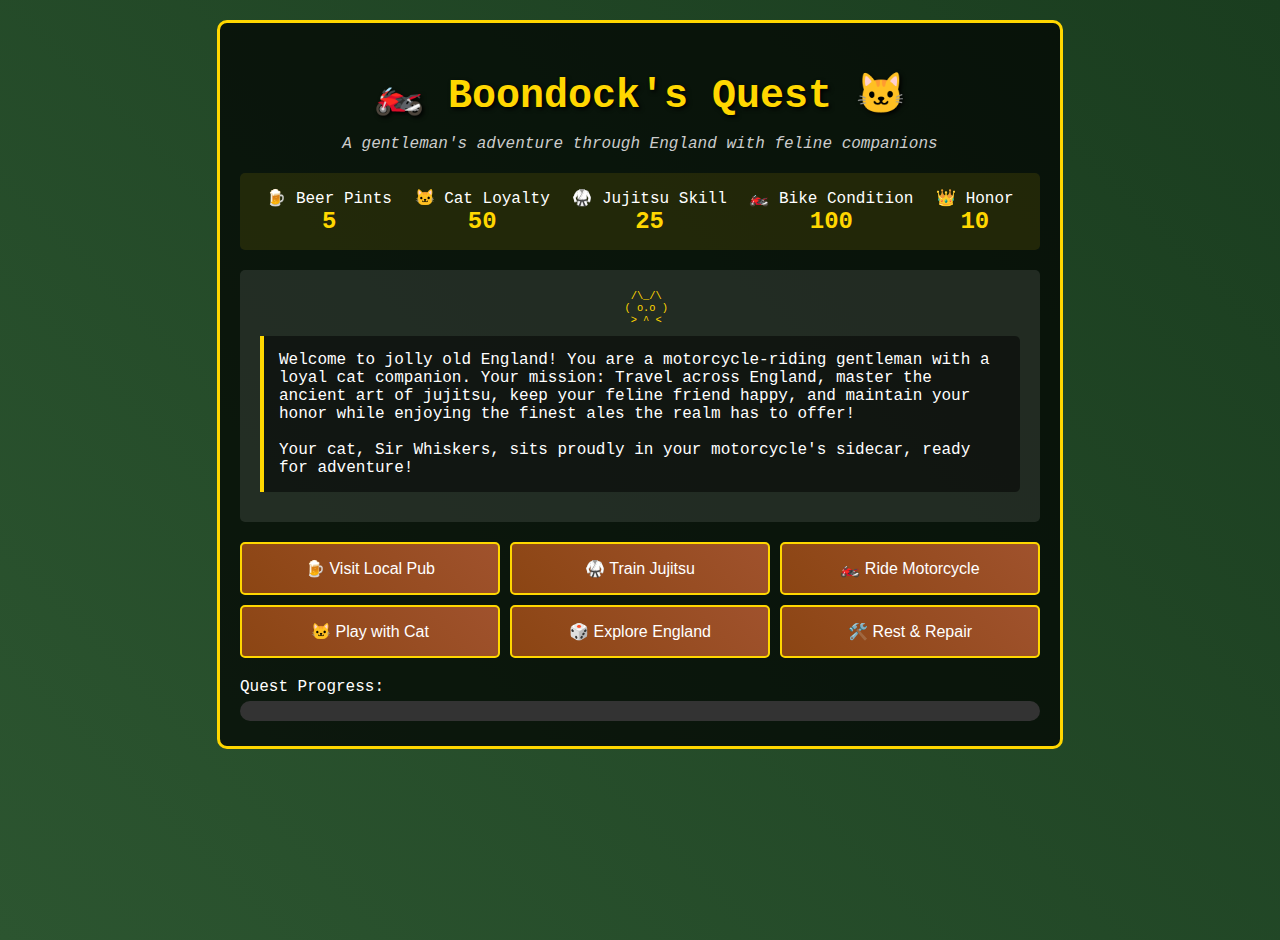
<file: boondock.html>
<!DOCTYPE html>
<html lang="en">
<head>
    <meta charset="UTF-8">
    <meta name="viewport" content="width=device-width, initial-scale=1.0">
    <title>The Royal Cat Rider's Quest</title>
    <style>
        body {
            font-family: 'Courier New', monospace;
            background: linear-gradient(45deg, #2c5530, #1a3d1f);
            color: #fff;
            margin: 0;
            padding: 20px;
            min-height: 100vh;
        }
        
        .game-container {
            max-width: 800px;
            margin: 0 auto;
            background: rgba(0, 0, 0, 0.7);
            border: 3px solid gold;
            border-radius: 10px;
            padding: 20px;
        }
        
        .title {
            text-align: center;
            color: #ffd700;
            font-size: 2.5em;
            margin-bottom: 10px;
            text-shadow: 2px 2px 4px #000;
        }
        
        .subtitle {
            text-align: center;
            color: #ccc;
            margin-bottom: 20px;
            font-style: italic;
        }
        
        .stats {
            display: flex;
            justify-content: space-around;
            background: rgba(255, 215, 0, 0.1);
            padding: 15px;
            border-radius: 5px;
            margin-bottom: 20px;
        }
        
        .stat {
            text-align: center;
        }
        
        .stat-value {
            font-size: 1.5em;
            font-weight: bold;
            color: #ffd700;
        }
        
        .game-area {
            background: rgba(255, 255, 255, 0.1);
            padding: 20px;
            border-radius: 5px;
            margin-bottom: 20px;
            min-height: 200px;
        }
        
        .actions {
            display: grid;
            grid-template-columns: repeat(auto-fit, minmax(200px, 1fr));
            gap: 10px;
            margin-top: 20px;
        }
        
        button {
            background: linear-gradient(45deg, #8B4513, #A0522D);
            color: white;
            border: 2px solid #ffd700;
            padding: 15px;
            border-radius: 5px;
            cursor: pointer;
            font-size: 1em;
            transition: all 0.3s;
        }
        
        button:hover {
            background: linear-gradient(45deg, #A0522D, #CD853F);
            transform: translateY(-2px);
        }
        
        button:disabled {
            background: #666;
            cursor: not-allowed;
            transform: none;
        }
        
        .message {
            background: rgba(0, 0, 0, 0.5);
            padding: 15px;
            border-left: 4px solid #ffd700;
            margin: 10px 0;
            border-radius: 0 5px 5px 0;
        }
        
        .cat-ascii {
            font-family: monospace;
            text-align: center;
            color: #ffd700;
            white-space: pre;
            font-size: 0.8em;
        }
        
        .progress-bar {
            width: 100%;
            height: 20px;
            background: #333;
            border-radius: 10px;
            overflow: hidden;
            margin: 5px 0;
        }
        
        .progress-fill {
            height: 100%;
            background: linear-gradient(90deg, #ffd700, #ffed4e);
            transition: width 0.3s ease;
        }
    </style>
</head>
<body>
    <div class="game-container">
        <h1 class="title">🏍️ Boondock's Quest 🐱</h1>
        <p class="subtitle">A gentleman's adventure through England with feline companions</p>
        
        <div class="stats">
            <div class="stat">
                <div>🍺 Beer Pints</div>
                <div class="stat-value" id="beer">5</div>
            </div>
            <div class="stat">
                <div>🐱 Cat Loyalty</div>
                <div class="stat-value" id="catLoyalty">50</div>
            </div>
            <div class="stat">
                <div>🥋 Jujitsu Skill</div>
                <div class="stat-value" id="jujitsu">25</div>
            </div>
            <div class="stat">
                <div>🏍️ Bike Condition</div>
                <div class="stat-value" id="bikeCondition">100</div>
            </div>
            <div class="stat">
                <div>👑 Honor</div>
                <div class="stat-value" id="honor">10</div>
            </div>
        </div>
        
        <div class="game-area">
            <div id="gameText">
                <div class="cat-ascii">    /\_/\  
   ( o.o ) 
  > ^ <</div>
                <div class="message">
                    Welcome to jolly old England! You are a motorcycle-riding gentleman with a loyal cat companion. 
                    Your mission: Travel across England, master the ancient art of jujitsu, keep your feline friend happy, 
                    and maintain your honor while enjoying the finest ales the realm has to offer!
                    <br><br>
                    Your cat, Sir Whiskers, sits proudly in your motorcycle's sidecar, ready for adventure!
                </div>
            </div>
        </div>
        
        <div class="actions">
            <button onclick="visitPub()">🍺 Visit Local Pub</button>
            <button onclick="trainJujitsu()">🥋 Train Jujitsu</button>
            <button onclick="rideBike()">🏍️ Ride Motorcycle</button>
            <button onclick="playCat()">🐱 Play with Cat</button>
            <button onclick="randomEvent()">🎲 Explore England</button>
            <button onclick="restoreStats()">🛠️ Rest & Repair</button>
        </div>
        
        <div style="margin-top: 20px;">
            <div>Quest Progress:</div>
            <div class="progress-bar">
                <div class="progress-fill" id="questProgress" style="width: 0%"></div>
            </div>
        </div>
    </div>

    <script>
        // Game state
        let gameState = {
            beer: 5,
            catLoyalty: 50,
            jujitsu: 25,
            bikeCondition: 100,
            honor: 10,
            questProgress: 0,
            location: "London",
            catName: "Sir Whiskers"
        };

        const locations = ["London", "Manchester", "Liverpool", "Birmingham", "Leeds", "Sheffield", "Bristol", "Newcastle", "Nottingham", "Leicester"];
        
        const events = [
            {
                text: "A ruffian challenges you to a fight outside a fish & chips shop!",
                action: "jujitsu",
                success: "You gracefully defeat the ruffian with a perfect throw! Sir Whiskers purrs approvingly.",
                failure: "You stumble but maintain your dignity. The ruffian respects your effort."
            },
            {
                text: "Your cat spots a mouse and gives chase, leading you into an adventure!",
                action: "cat",
                success: "Following Sir Whiskers leads you to a hidden treasure! What a clever cat!",
                failure: "Sir Whiskers gets distracted by a butterfly instead. Still adorable though."
            },
            {
                text: "Your motorcycle starts making strange noises while crossing the countryside!",
                action: "bike",
                success: "Your mechanical knowledge saves the day! The bike purrs like Sir Whiskers.",
                failure: "You manage to fix it with some creative engineering and a bit of luck."
            },
            {
                text: "A local pub is hosting a drinking contest with a grand prize!",
                action: "beer",
                success: "You win the contest with your refined palate! The crowd cheers!",
                failure: "You drink responsibly and make friends instead. Sometimes that's better than winning."
            }
        ];

        function updateDisplay() {
            document.getElementById('beer').textContent = gameState.beer;
            document.getElementById('catLoyalty').textContent = gameState.catLoyalty;
            document.getElementById('jujitsu').textContent = gameState.jujitsu;
            document.getElementById('bikeCondition').textContent = gameState.bikeCondition;
            document.getElementById('honor').textContent = gameState.honor;
            document.getElementById('questProgress').style.width = gameState.questProgress + '%';
            
            // Check win condition
            if (gameState.questProgress >= 100) {
                showMessage("🎉 Congratulations! You have become the legendary Royal Cat Rider of England! Sir Whiskers is proud of you, and your name will be remembered in pubs across the realm!");
            }
        }

        function showMessage(text) {
            document.getElementById('gameText').innerHTML = `
                <div class="cat-ascii">    /\\_/\\  
   ( ^.^ ) 
    > ^ <</div>
                <div class="message">${text}</div>
            `;
        }

        function visitPub() {
            if (gameState.beer <= 0) {
                showMessage("You're out of beer money! Perhaps you should explore or work on your skills first.");
                return;
            }
            
            gameState.beer -= 1;
            gameState.honor += Math.floor(Math.random() * 3) + 1;
            gameState.questProgress += 5;
            
            const pubEvents = [
                `You enjoy a fine pint at The ${locations[Math.floor(Math.random() * locations.length)]} Arms. The locals share tales of adventure!`,
                "You meet a fellow motorcycle enthusiast who gives you tips about the roads ahead!",
                "The pub cat becomes fast friends with Sir Whiskers. Cat networking at its finest!",
                "You learn a new jujitsu technique from a mysterious stranger in the corner.",
                "The bartender tells you about a secret route through the countryside."
            ];
            
            if (Math.random() > 0.7) {
                gameState.jujitsu += 2;
                showMessage(pubEvents[3] + " Your jujitsu skill improves!");
            } else {
                showMessage(pubEvents[Math.floor(Math.random() * pubEvents.length)]);
            }
            
            updateDisplay();
        }

        function trainJujitsu() {
            if (gameState.bikeCondition < 20) {
                showMessage("Your bike needs attention before you can travel to the dojo!");
                return;
            }
            
            gameState.jujitsu += Math.floor(Math.random() * 5) + 3;
            gameState.bikeCondition -= 10;
            gameState.questProgress += 8;
            gameState.honor += 2;
            
            const trainingEvents = [
                "You practice throws with a fellow student. Sir Whiskers watches intently, perhaps learning too!",
                "The sensei teaches you the ancient technique of 'Purring Tiger' - inspired by your feline companion!",
                "You master a new defensive stance. Your cat demonstrates perfect balance as usual.",
                "Training in the English countryside, you feel at one with nature and your motorcycle."
            ];
            
            showMessage(trainingEvents[Math.floor(Math.random() * trainingEvents.length)] + " Your jujitsu skill increases!");
            updateDisplay();
        }

        function rideBike() {
            if (gameState.bikeCondition < 30) {
                showMessage("Your motorcycle needs repair before you can ride safely with Sir Whiskers!");
                return;
            }
            
            gameState.bikeCondition -= Math.floor(Math.random() * 15) + 5;
            gameState.questProgress += 10;
            gameState.catLoyalty += Math.floor(Math.random() * 3) + 1;
            
            const newLocation = locations[Math.floor(Math.random() * locations.length)];
            gameState.location = newLocation;
            
            const rideEvents = [
                `You and Sir Whiskers cruise through the beautiful English countryside to ${newLocation}. The wind in your hair, the purring in the sidecar!`,
                `Racing through ${newLocation}, you discover a scenic route. Sir Whiskers seems to enjoy the adventure!`,
                `Your motorcycle handles perfectly as you navigate the winding roads to ${newLocation}. Sir Whiskers is an excellent co-pilot!`,
                `You stop for tea in ${newLocation}. Sir Whiskers charms the locals while you rest.`
            ];
            
            showMessage(rideEvents[Math.floor(Math.random() * rideEvents.length)]);
            updateDisplay();
        }

        function playCat() {
            gameState.catLoyalty += Math.floor(Math.random() * 8) + 5;
            gameState.honor += 1;
            gameState.questProgress += 3;
            
            if (gameState.catLoyalty > 100) gameState.catLoyalty = 100;
            
            const catEvents = [
                "Sir Whiskers purrs contentedly as you scratch behind his ears. A gentleman always cares for his companions!",
                "You play with a feather toy. Sir Whiskers' acrobatic moves inspire your jujitsu training!",
                "Sir Whiskers brings you a 'gift' - a small mouse. You politely thank him for his hunting prowess.",
                "You and Sir Whiskers practice 'motorcycle sidecar poses' for photos. Tourism gold!",
                "Sir Whiskers teaches you the art of napping in sunbeams. Sometimes rest is the best training."
            ];
            
            if (Math.random() > 0.8) {
                gameState.jujitsu += 1;
                showMessage(catEvents[1] + " You even learn something about balance and agility!");
            } else {
                showMessage(catEvents[Math.floor(Math.random() * catEvents.length)]);
            }
            
            updateDisplay();
        }

        function randomEvent() {
            const event = events[Math.floor(Math.random() * events.length)];
            let success = false;
            
            // Determine success based on relevant stat
            switch(event.action) {
                case "jujitsu":
                    success = gameState.jujitsu > Math.random() * 50;
                    break;
                case "cat":
                    success = gameState.catLoyalty > Math.random() * 80;
                    break;
                case "bike":
                    success = gameState.bikeCondition > Math.random() * 100;
                    break;
                case "beer":
                    success = gameState.beer > Math.random() * 8;
                    break;
            }
            
            if (success) {
                gameState.honor += 3;
                gameState.questProgress += 15;
                if (event.action === "beer") gameState.beer += 2;
                showMessage(event.text + "<br><br>✅ " + event.success);
            } else {
                gameState.honor += 1;
                gameState.questProgress += 5;
                showMessage(event.text + "<br><br>⚠️ " + event.failure);
            }
            
            updateDisplay();
        }

        function restoreStats() {
            if (gameState.beer < 2) {
                showMessage("You need at least 2 pints worth of funds to rest properly!");
                return;
            }
            
            gameState.beer -= 2;
            gameState.bikeCondition = Math.min(100, gameState.bikeCondition + 30);
            gameState.catLoyalty = Math.min(100, gameState.catLoyalty + 10);
            gameState.questProgress += 3;
            
            showMessage("You find a cozy inn where you, Sir Whiskers, and your motorcycle can rest and recover. The innkeeper serves excellent fish & chips, and Sir Whiskers gets premium cat treats!");
            updateDisplay();
        }

        // Initialize the game
        updateDisplay();
    </script>
</body>
</html>
</file>
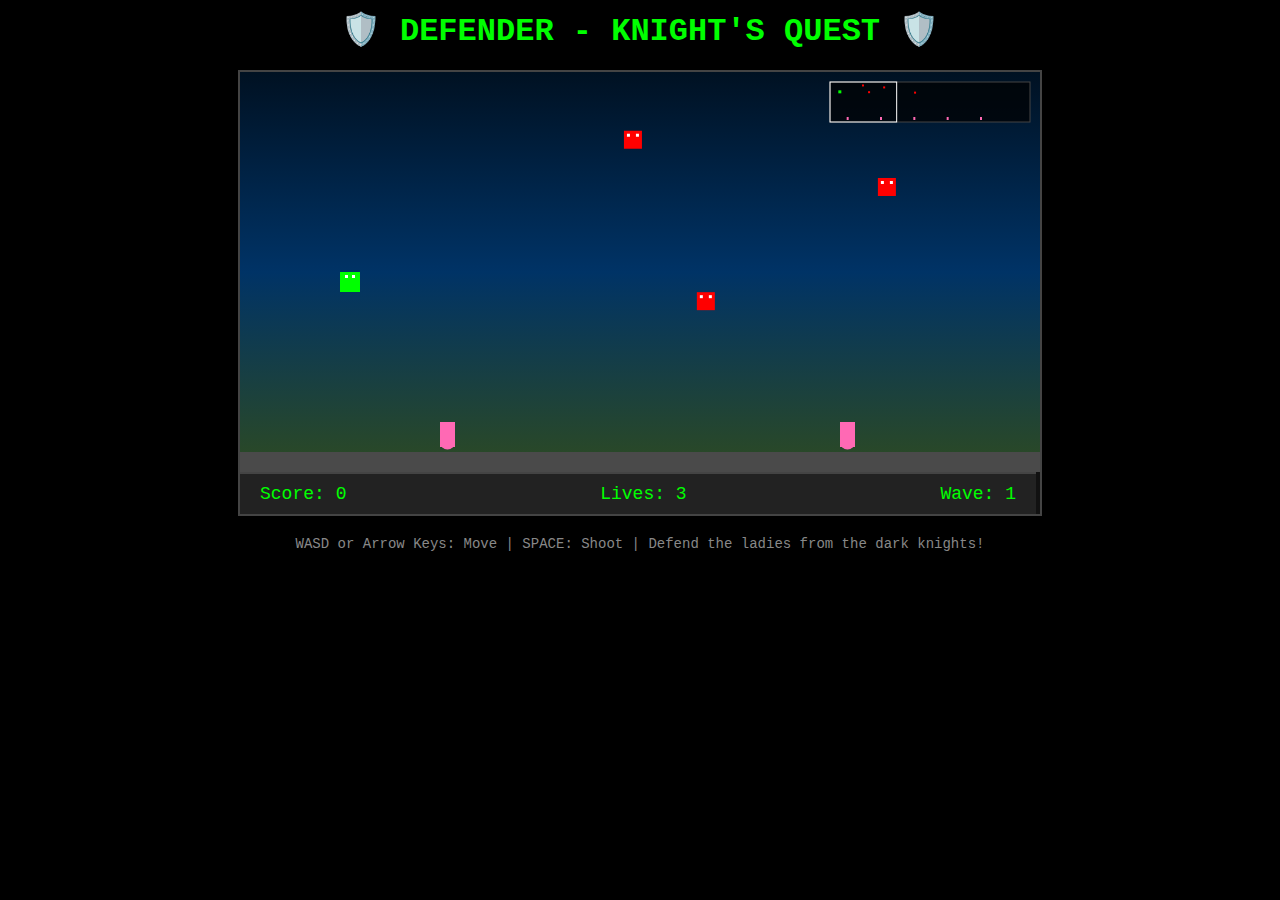
<file: defender.html>
<!DOCTYPE html>
<html lang="en">
<head>
    <meta charset="UTF-8">
    <meta name="viewport" content="width=device-width, initial-scale=1.0">
    <title>Defender - Knight's Quest</title>
    <style>
        body {
            margin: 0;
            padding: 0;
            background: #000;
            color: #fff;
            font-family: 'Courier New', monospace;
            display: flex;
            flex-direction: column;
            align-items: center;
            min-height: 100vh;
        }
        
        .game-container {
            background: #111;
            border: 2px solid #444;
            margin: 10px;
        }
        
        canvas {
            display: block;
            background: linear-gradient(180deg, #001122 0%, #003366 50%, #2d4a22 100%);
        }
        
        .hud {
            display: flex;
            justify-content: space-between;
            align-items: center;
            padding: 10px 20px;
            background: #222;
            width: 796px;
            box-sizing: border-box;
            border-top: 2px solid #444;
        }
        
        .score, .lives, .wave {
            font-size: 18px;
            color: #0f0;
        }
        
        .controls {
            text-align: center;
            margin: 10px;
            color: #888;
            font-size: 14px;
        }
        
        .game-over {
            position: absolute;
            top: 50%;
            left: 50%;
            transform: translate(-50%, -50%);
            background: rgba(0, 0, 0, 0.9);
            padding: 30px;
            border: 2px solid #f00;
            text-align: center;
            display: none;
        }
        
        .restart-btn {
            background: #0a0;
            color: #fff;
            border: none;
            padding: 10px 20px;
            font-size: 16px;
            cursor: pointer;
            margin-top: 15px;
        }
        
        .restart-btn:hover {
            background: #0c0;
        }
    </style>
</head>
<body>
    <h1 style="color: #0f0; margin: 10px;">🛡️ DEFENDER - KNIGHT'S QUEST 🛡️</h1>
    
    <div class="game-container">
        <canvas id="gameCanvas" width="800" height="400"></canvas>
        <div class="hud">
            <div class="score">Score: <span id="scoreValue">0</span></div>
            <div class="lives">Lives: <span id="livesValue">3</span></div>
            <div class="wave">Wave: <span id="waveValue">1</span></div>
        </div>
    </div>
    
    <div class="controls">
        WASD or Arrow Keys: Move | SPACE: Shoot | Defend the ladies from the dark knights!
    </div>
    
    <div class="game-over" id="gameOver">
        <h2 style="color: #f00;">GAME OVER</h2>
        <p>The realm has fallen to darkness...</p>
        <p>Final Score: <span id="finalScore">0</span></p>
        <button class="restart-btn" onclick="restartGame()">Defend Again</button>
    </div>

    <script>
        const canvas = document.getElementById('gameCanvas');
        const ctx = canvas.getContext('2d');
        
        // Game state
        let gameState = {
            score: 0,
            lives: 3,
            wave: 1,
            gameRunning: true,
            keys: {},
            worldOffset: 0,
            worldWidth: 2400 // 3x canvas width for scrolling
        };
        
        // Player (Knight)
        let player = {
            x: 100,
            y: 200,
            width: 20,
            height: 20,
            speed: 5,
            color: '#00ff00'
        };
        
        // Game objects arrays
        let bullets = [];
        let enemies = [];
        let ladies = [];
        let enemyBullets = [];
        let particles = [];
        
        // Ladies (to be protected)
        function createLadies() {
            ladies = [];
            for (let i = 0; i < 5; i++) {
                ladies.push({
                    x: 200 + i * 400,
                    y: 350,
                    width: 15,
                    height: 25,
                    captured: false,
                    capturedBy: null,
                    color: '#ff69b4'
                });
            }
        }
        
        // Enemy (Dark Knights)
        function spawnEnemies() {
            const enemyCount = 3 + gameState.wave;
            for (let i = 0; i < enemyCount; i++) {
                enemies.push({
                    x: Math.random() * gameState.worldWidth,
                    y: Math.random() * 200 + 50,
                    width: 18,
                    height: 18,
                    speed: 1 + gameState.wave * 0.2,
                    direction: Math.random() > 0.5 ? 1 : -1,
                    color: '#ff0000',
                    type: 'lander',
                    capturedLady: null,
                    shootTimer: 0,
                    ai: Math.random() > 0.7 ? 'aggressive' : 'normal'
                });
            }
        }
        
        // Input handling
        document.addEventListener('keydown', (e) => {
            gameState.keys[e.code] = true;
        });
        
        document.addEventListener('keyup', (e) => {
            gameState.keys[e.code] = false;
        });
        
        // Bullet creation
        function createBullet(x, y, direction, isPlayer = true) {
            const bullet = {
                x: x,
                y: y,
                width: 4,
                height: 2,
                speed: isPlayer ? 8 : 4,
                direction: direction,
                isPlayer: isPlayer,
                color: isPlayer ? '#ffff00' : '#ff4444'
            };
            
            if (isPlayer) {
                bullets.push(bullet);
            } else {
                enemyBullets.push(bullet);
            }
        }
        
        // Particle effects
        function createParticles(x, y, color, count = 5) {
            for (let i = 0; i < count; i++) {
                particles.push({
                    x: x,
                    y: y,
                    vx: (Math.random() - 0.5) * 6,
                    vy: (Math.random() - 0.5) * 6,
                    life: 30,
                    maxLife: 30,
                    color: color
                });
            }
        }
        
        // Update player
        function updatePlayer() {
            // Movement
            if (gameState.keys['KeyA'] || gameState.keys['ArrowLeft']) {
                player.x -= player.speed;
            }
            if (gameState.keys['KeyD'] || gameState.keys['ArrowRight']) {
                player.x += player.speed;
            }
            if (gameState.keys['KeyW'] || gameState.keys['ArrowUp']) {
                player.y -= player.speed;
            }
            if (gameState.keys['KeyS'] || gameState.keys['ArrowDown']) {
                player.y += player.speed;
            }
            
            // Shooting
            if (gameState.keys['Space']) {
                if (!player.shooting) {
                    createBullet(player.x + player.width, player.y + player.height/2, 1);
                    player.shooting = true;
                }
            } else {
                player.shooting = false;
            }
            
            // Keep player on screen
            player.x = Math.max(0, Math.min(canvas.width - player.width, player.x));
            player.y = Math.max(0, Math.min(canvas.height - player.height, player.y));
            
            // Update world offset for scrolling effect
            const centerX = canvas.width / 2;
            if (player.x > centerX) {
                const scroll = (player.x - centerX) * 0.1;
                gameState.worldOffset += scroll;
                player.x = centerX;
            } else if (player.x < centerX - 100 && gameState.worldOffset > 0) {
                const scroll = (centerX - 100 - player.x) * 0.1;
                gameState.worldOffset = Math.max(0, gameState.worldOffset - scroll);
                player.x = Math.min(centerX, player.x + scroll);
            }
            
            gameState.worldOffset = Math.max(0, Math.min(gameState.worldWidth - canvas.width, gameState.worldOffset));
        }
        
        // Update enemies
        function updateEnemies() {
            enemies.forEach((enemy, enemyIndex) => {
                // Basic movement
                enemy.x += enemy.direction * enemy.speed;
                
                // Bounce off world boundaries
                if (enemy.x <= 0 || enemy.x >= gameState.worldWidth - enemy.width) {
                    enemy.direction *= -1;
                }
                
                // AI behavior
                if (enemy.ai === 'aggressive') {
                    // Target player
                    const playerWorldX = player.x + gameState.worldOffset;
                    if (enemy.x < playerWorldX) enemy.direction = 1;
                    else if (enemy.x > playerWorldX) enemy.direction = -1;
                }
                
                // Try to capture ladies
                if (!enemy.capturedLady) {
                    ladies.forEach((lady, ladyIndex) => {
                        if (!lady.captured && 
                            Math.abs(enemy.x - lady.x) < 30 && 
                            Math.abs(enemy.y - lady.y) < 30) {
                            lady.captured = true;
                            lady.capturedBy = enemyIndex;
                            enemy.capturedLady = ladyIndex;
                            enemy.y -= 2; // Start lifting
                        }
                    });
                } else {
                    // Lift captured lady
                    const lady = ladies[enemy.capturedLady];
                    if (lady) {
                        lady.x = enemy.x;
                        lady.y = enemy.y + enemy.height;
                        enemy.y -= 0.5; // Slowly lift up
                        
                        // If enemy reaches top, lady is lost
                        if (enemy.y < -50) {
                            gameState.lives--;
                            updateHUD();
                            
                            // Remove lady and enemy
                            ladies.splice(enemy.capturedLady, 1);
                            enemies.splice(enemyIndex, 1);
                            
                            if (gameState.lives <= 0) {
                                endGame();
                            }
                            return;
                        }
                    }
                }
                
                // Enemy shooting
                enemy.shootTimer++;
                if (enemy.shootTimer > 60 + Math.random() * 120) {
                    const playerWorldX = player.x + gameState.worldOffset;
                    const distanceToPlayer = Math.abs(enemy.x - playerWorldX);
                    
                    if (distanceToPlayer < 200) {
                        const direction = enemy.x < playerWorldX ? 1 : -1;
                        createBullet(enemy.x, enemy.y + enemy.height/2, direction, false);
                        enemy.shootTimer = 0;
                    }
                }
            });
        }
        
        // Update bullets
        function updateBullets() {
            // Player bullets
            bullets.forEach((bullet, bulletIndex) => {
                bullet.x += bullet.direction * bullet.speed;
                
                // Remove bullets that go off screen
                if (bullet.x < -gameState.worldOffset || bullet.x > gameState.worldWidth) {
                    bullets.splice(bulletIndex, 1);
                    return;
                }
                
                // Check collision with enemies
                enemies.forEach((enemy, enemyIndex) => {
                    if (bullet.x < enemy.x + enemy.width &&
                        bullet.x + bullet.width > enemy.x &&
                        bullet.y < enemy.y + enemy.height &&
                        bullet.y + bullet.height > enemy.y) {
                        
                        // Hit enemy
                        createParticles(enemy.x + enemy.width/2, enemy.y + enemy.height/2, '#ff4444');
                        
                        // Free captured lady if any
                        if (enemy.capturedLady !== null) {
                            const lady = ladies[enemy.capturedLady];
                            if (lady) {
                                lady.captured = false;
                                lady.capturedBy = null;
                                lady.y = 350; // Return to ground
                            }
                        }
                        
                        gameState.score += 100;
                        updateHUD();
                        
                        enemies.splice(enemyIndex, 1);
                        bullets.splice(bulletIndex, 1);
                    }
                });
            });
            
            // Enemy bullets
            enemyBullets.forEach((bullet, bulletIndex) => {
                bullet.x += bullet.direction * bullet.speed;
                
                // Remove bullets that go off screen
                const screenX = bullet.x - gameState.worldOffset;
                if (screenX < -50 || screenX > canvas.width + 50) {
                    enemyBullets.splice(bulletIndex, 1);
                    return;
                }
                
                // Check collision with player
                const playerWorldX = player.x + gameState.worldOffset;
                if (bullet.x < playerWorldX + player.width &&
                    bullet.x + bullet.width > playerWorldX &&
                    bullet.y < player.y + player.height &&
                    bullet.y + bullet.height > player.y) {
                    
                    // Hit player
                    createParticles(player.x + player.width/2, player.y + player.height/2, '#00ff00');
                    gameState.lives--;
                    updateHUD();
                    
                    enemyBullets.splice(bulletIndex, 1);
                    
                    if (gameState.lives <= 0) {
                        endGame();
                    }
                }
            });
        }
        
        // Update particles
        function updateParticles() {
            particles.forEach((particle, index) => {
                particle.x += particle.vx;
                particle.y += particle.vy;
                particle.life--;
                
                if (particle.life <= 0) {
                    particles.splice(index, 1);
                }
            });
        }
        
        // Check wave completion
        function checkWaveComplete() {
            if (enemies.length === 0) {
                gameState.wave++;
                gameState.score += 500;
                updateHUD();
                
                // Spawn new wave
                setTimeout(() => {
                    spawnEnemies();
                }, 2000);
            }
        }
        
        // Render everything
        function render() {
            // Clear canvas
            ctx.clearRect(0, 0, canvas.width, canvas.height);
            
            // Draw ground
            ctx.fillStyle = '#4a4a4a';
            ctx.fillRect(0, canvas.height - 20, canvas.width, 20);
            
            // Draw ladies
            ladies.forEach(lady => {
                const screenX = lady.x - gameState.worldOffset;
                if (screenX > -50 && screenX < canvas.width + 50) {
                    ctx.fillStyle = lady.captured ? '#ff9999' : lady.color;
                    ctx.fillRect(screenX, lady.y, lady.width, lady.height);
                    
                    // Draw dress shape
                    ctx.beginPath();
                    ctx.arc(screenX + lady.width/2, lady.y + lady.height - 5, lady.width/2, 0, Math.PI);
                    ctx.fill();
                }
            });
            
            // Draw enemies
            enemies.forEach(enemy => {
                const screenX = enemy.x - gameState.worldOffset;
                if (screenX > -50 && screenX < canvas.width + 50) {
                    ctx.fillStyle = enemy.color;
                    ctx.fillRect(screenX, enemy.y, enemy.width, enemy.height);
                    
                    // Draw evil eyes
                    ctx.fillStyle = '#ffffff';
                    ctx.fillRect(screenX + 3, enemy.y + 3, 3, 3);
                    ctx.fillRect(screenX + enemy.width - 6, enemy.y + 3, 3, 3);
                }
            });
            
            // Draw player
            ctx.fillStyle = player.color;
            ctx.fillRect(player.x, player.y, player.width, player.height);
            
            // Draw knight details
            ctx.fillStyle = '#ffffff';
            ctx.fillRect(player.x + 5, player.y + 3, 3, 3); // Helmet visor
            ctx.fillRect(player.x + 12, player.y + 3, 3, 3);
            
            // Draw bullets
            bullets.forEach(bullet => {
                const screenX = bullet.x - gameState.worldOffset;
                ctx.fillStyle = bullet.color;
                ctx.fillRect(screenX, bullet.y, bullet.width, bullet.height);
            });
            
            enemyBullets.forEach(bullet => {
                const screenX = bullet.x - gameState.worldOffset;
                ctx.fillStyle = bullet.color;
                ctx.fillRect(screenX, bullet.y, bullet.width, bullet.height);
            });
            
            // Draw particles
            particles.forEach(particle => {
                const alpha = particle.life / particle.maxLife;
                ctx.fillStyle = particle.color + Math.floor(alpha * 255).toString(16).padStart(2, '0');
                ctx.fillRect(particle.x - gameState.worldOffset, particle.y, 2, 2);
            });
            
            // Draw minimap
            drawMinimap();
        }
        
        // Draw minimap
        function drawMinimap() {
            const mapWidth = 200;
            const mapHeight = 40;
            const mapX = canvas.width - mapWidth - 10;
            const mapY = 10;
            
            // Map background
            ctx.fillStyle = 'rgba(0, 0, 0, 0.7)';
            ctx.fillRect(mapX, mapY, mapWidth, mapHeight);
            ctx.strokeStyle = '#444';
            ctx.strokeRect(mapX, mapY, mapWidth, mapHeight);
            
            // Scale factor
            const scale = mapWidth / gameState.worldWidth;
            
            // Draw ladies on minimap
            ladies.forEach(lady => {
                ctx.fillStyle = lady.captured ? '#ff4444' : '#ff69b4';
                ctx.fillRect(mapX + lady.x * scale, mapY + mapHeight - 5, 2, 3);
            });
            
            // Draw enemies on minimap
            enemies.forEach(enemy => {
                ctx.fillStyle = '#ff0000';
                ctx.fillRect(mapX + enemy.x * scale, mapY + enemy.y * scale * 0.5, 2, 2);
            });
            
            // Draw player on minimap
            const playerMapX = mapX + (player.x + gameState.worldOffset) * scale;
            ctx.fillStyle = '#00ff00';
            ctx.fillRect(playerMapX, mapY + player.y * scale * 0.5, 3, 3);
            
            // Draw view window
            ctx.strokeStyle = '#ffffff';
            ctx.strokeRect(mapX + gameState.worldOffset * scale, mapY, canvas.width * scale, mapHeight);
        }
        
        // Update HUD
        function updateHUD() {
            document.getElementById('scoreValue').textContent = gameState.score;
            document.getElementById('livesValue').textContent = gameState.lives;
            document.getElementById('waveValue').textContent = gameState.wave;
        }
        
        // End game
        function endGame() {
            gameState.gameRunning = false;
            document.getElementById('finalScore').textContent = gameState.score;
            document.getElementById('gameOver').style.display = 'block';
        }
        
        // Restart game
        function restartGame() {
            gameState = {
                score: 0,
                lives: 3,
                wave: 1,
                gameRunning: true,
                keys: {},
                worldOffset: 0,
                worldWidth: 2400
            };
            
            player.x = 100;
            player.y = 200;
            
            bullets = [];
            enemies = [];
            enemyBullets = [];
            particles = [];
            
            createLadies();
            spawnEnemies();
            updateHUD();
            
            document.getElementById('gameOver').style.display = 'none';
        }
        
        // Game loop
        function gameLoop() {
            if (gameState.gameRunning) {
                updatePlayer();
                updateEnemies();
                updateBullets();
                updateParticles();
                checkWaveComplete();
            }
            
            render();
            requestAnimationFrame(gameLoop);
        }
        
        // Initialize game
        createLadies();
        spawnEnemies();
        updateHUD();
        gameLoop();
    </script>
</body>
</html>
</file>
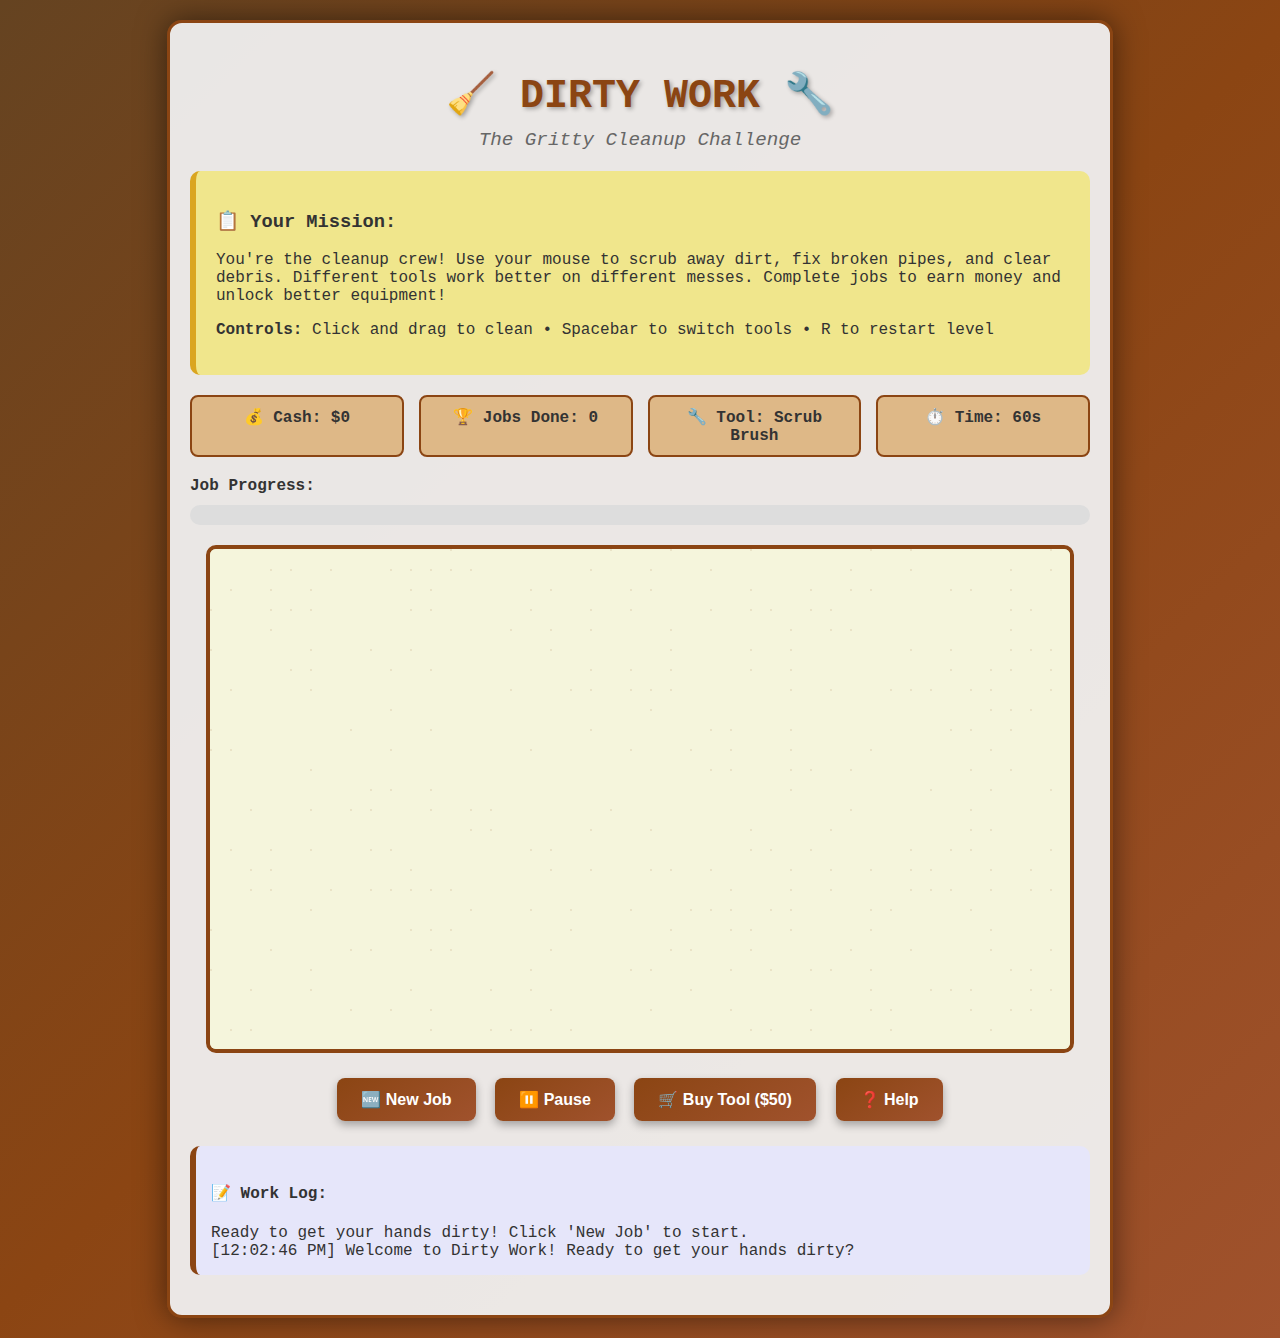
<file: dirty_work.html>
<!DOCTYPE html>
<html lang="en">
<head>
    <meta charset="UTF-8">
    <meta name="viewport" content="width=device-width, initial-scale=1.0">
    <title>Dirty Work - The Ultimate Cleanup Game</title>
    <style>
        body {
            margin: 0;
            padding: 20px;
            background: linear-gradient(135deg, #654321, #8B4513, #A0522D);
            font-family: 'Courier New', monospace;
            color: #333;
            min-height: 100vh;
        }
        
        .game-container {
            max-width: 900px;
            margin: 0 auto;
            background: rgba(240, 240, 240, 0.95);
            border-radius: 15px;
            padding: 20px;
            box-shadow: 0 0 30px rgba(0,0,0,0.5);
            border: 3px solid #8B4513;
        }
        
        h1 {
            text-align: center;
            color: #8B4513;
            text-shadow: 2px 2px 4px rgba(0,0,0,0.3);
            margin-bottom: 10px;
            font-size: 2.5em;
        }
        
        .subtitle {
            text-align: center;
            font-style: italic;
            color: #666;
            margin-bottom: 20px;
            font-size: 1.2em;
        }
        
        #gameCanvas {
            border: 4px solid #8B4513;
            border-radius: 10px;
            display: block;
            margin: 20px auto;
            background: #F5F5DC;
            box-shadow: inset 0 0 20px rgba(0,0,0,0.2);
        }
        
        .controls {
            text-align: center;
            margin: 20px 0;
        }
        
        button {
            background: linear-gradient(145deg, #8B4513, #A0522D);
            color: white;
            border: none;
            padding: 12px 24px;
            margin: 5px;
            border-radius: 8px;
            cursor: pointer;
            font-size: 16px;
            font-weight: bold;
            box-shadow: 0 4px 8px rgba(0,0,0,0.3);
            transition: all 0.3s;
        }
        
        button:hover {
            background: linear-gradient(145deg, #A0522D, #8B4513);
            transform: translateY(-2px);
        }
        
        button:active {
            transform: translateY(0);
        }
        
        .stats {
            display: grid;
            grid-template-columns: repeat(auto-fit, minmax(150px, 1fr));
            gap: 15px;
            margin: 20px 0;
            font-weight: bold;
        }
        
        .stat-box {
            background: #DEB887;
            padding: 10px;
            border-radius: 8px;
            text-align: center;
            border: 2px solid #8B4513;
        }
        
        .instructions {
            background: #F0E68C;
            padding: 20px;
            border-radius: 10px;
            margin: 20px 0;
            border-left: 6px solid #DAA520;
        }
        
        .work-log {
            background: #E6E6FA;
            padding: 15px;
            border-radius: 10px;
            margin: 20px 0;
            border-left: 6px solid #8B4513;
            max-height: 120px;
            overflow-y: auto;
        }
        
        .progress-bar {
            width: 100%;
            height: 20px;
            background: #ddd;
            border-radius: 10px;
            overflow: hidden;
            margin: 10px 0;
        }
        
        .progress-fill {
            height: 100%;
            background: linear-gradient(90deg, #32CD32, #228B22);
            width: 0%;
            transition: width 0.3s ease;
        }
    </style>
</head>
<body>
    <div class="game-container">
        <h1>🧹 DIRTY WORK 🔧</h1>
        <div class="subtitle">The Gritty Cleanup Challenge</div>
        
        <div class="instructions">
            <h3>📋 Your Mission:</h3>
            <p>You're the cleanup crew! Use your mouse to scrub away dirt, fix broken pipes, and clear debris. Different tools work better on different messes. Complete jobs to earn money and unlock better equipment!</p>
            <p><strong>Controls:</strong> Click and drag to clean • Spacebar to switch tools • R to restart level</p>
        </div>
        
        <div class="stats">
            <div class="stat-box">💰 Cash: $<span id="money">0</span></div>
            <div class="stat-box">🏆 Jobs Done: <span id="jobsCompleted">0</span></div>
            <div class="stat-box">🔧 Tool: <span id="currentTool">Scrub Brush</span></div>
            <div class="stat-box">⏱️ Time: <span id="timeLeft">60</span>s</div>
        </div>
        
        <div>
            <strong>Job Progress:</strong>
            <div class="progress-bar">
                <div class="progress-fill" id="progressBar"></div>
            </div>
        </div>
        
        <canvas id="gameCanvas" width="860" height="500"></canvas>
        
        <div class="controls">
            <button onclick="startNewJob()">🆕 New Job</button>
            <button onclick="togglePause()">⏸️ Pause</button>
            <button onclick="buyTool()">🛒 Buy Tool ($50)</button>
            <button onclick="showInstructions()">❓ Help</button>
        </div>
        
        <div class="work-log">
            <h4>📝 Work Log:</h4>
            <div id="workLog">Ready to get your hands dirty! Click 'New Job' to start.</div>
        </div>
    </div>

    <script>
        const canvas = document.getElementById('gameCanvas');
        const ctx = canvas.getContext('2d');
        
        // Game state
        let gameRunning = false;
        let gamePaused = false;
        let money = 0;
        let jobsCompleted = 0;
        let timeLeft = 60;
        let currentToolIndex = 0;
        let gameTimer = null;
        
        // Tools available
        const tools = [
            { name: 'Scrub Brush', power: 1, color: '#8B4513', size: 15 },
            { name: 'Power Washer', power: 3, color: '#4169E1', size: 25 },
            { name: 'Industrial Cleaner', power: 5, color: '#FF4500', size: 35 },
            { name: 'Mega Scrubber', power: 8, color: '#FF1493', size: 45 }
        ];
        
        let unlockedTools = 1; // Start with just the scrub brush
        
        // Dirt and mess objects
        let dirtPatches = [];
        let brokenPipes = [];
        let debris = [];
        let totalMess = 0;
        let cleanedMess = 0;
        
        // Mouse tracking
        let mouseX = 0;
        let mouseY = 0;
        let isMouseDown = false;
        
        // Particle effects
        let particles = [];
        
        // Work log messages
        const workMessages = [
            "Found some nasty grime in the corner!",
            "This pipe is completely busted!",
            "Someone really made a mess here...",
            "Time to roll up our sleeves!",
            "This place hasn't been cleaned in years!",
            "Found some mysterious stains...",
            "Looks like a tough job ahead!",
            "Better get the heavy-duty equipment!",
            "This is what we call 'job security'!",
            "Another day, another mess to clean!"
        ];
        
        // Event listeners
        canvas.addEventListener('mousedown', (e) => {
            isMouseDown = true;
            updateMousePosition(e);
        });
        
        canvas.addEventListener('mouseup', () => {
            isMouseDown = false;
        });
        
        canvas.addEventListener('mousemove', (e) => {
            updateMousePosition(e);
            if (isMouseDown && gameRunning && !gamePaused) {
                cleanAtPosition(mouseX, mouseY);
            }
        });
        
        document.addEventListener('keydown', (e) => {
            if (e.code === 'Space') {
                e.preventDefault();
                switchTool();
            } else if (e.code === 'KeyR') {
                if (gameRunning) startNewJob();
            }
        });
        
        function updateMousePosition(e) {
            const rect = canvas.getBoundingClientRect();
            mouseX = e.clientX - rect.left;
            mouseY = e.clientY - rect.top;
        }
        
        function startNewJob() {
            gameRunning = true;
            gamePaused = false;
            timeLeft = 60 + (jobsCompleted * 10); // More time for harder jobs
            dirtPatches = [];
            brokenPipes = [];
            debris = [];
            particles = [];
            cleanedMess = 0;
            
            generateMess();
            addWorkLog(workMessages[Math.floor(Math.random() * workMessages.length)]);
            
            if (gameTimer) clearInterval(gameTimer);
            gameTimer = setInterval(updateTimer, 1000);
            
            gameLoop();
        }
        
        function generateMess() {
            totalMess = 0;
            
            // Generate dirt patches
            const numDirt = 15 + Math.floor(jobsCompleted * 2);
            for (let i = 0; i < numDirt; i++) {
                const dirt = {
                    x: Math.random() * (canvas.width - 60) + 30,
                    y: Math.random() * (canvas.height - 60) + 30,
                    size: 20 + Math.random() * 40,
                    opacity: 0.3 + Math.random() * 0.7,
                    type: 'dirt',
                    health: 3 + Math.floor(Math.random() * 5)
                };
                dirtPatches.push(dirt);
                totalMess += dirt.health;
            }
            
            // Generate broken pipes
            const numPipes = 3 + Math.floor(jobsCompleted * 0.5);
            for (let i = 0; i < numPipes; i++) {
                const pipe = {
                    x: Math.random() * (canvas.width - 80) + 40,
                    y: Math.random() * (canvas.height - 40) + 20,
                    width: 60 + Math.random() * 40,
                    height: 20,
                    type: 'pipe',
                    health: 8 + Math.floor(Math.random() * 7),
                    leaking: true
                };
                brokenPipes.push(pipe);
                totalMess += pipe.health;
            }
            
            // Generate debris
            const numDebris = 8 + Math.floor(jobsCompleted * 1.5);
            for (let i = 0; i < numDebris; i++) {
                const debrisItem = {
                    x: Math.random() * (canvas.width - 30) + 15,
                    y: Math.random() * (canvas.height - 30) + 15,
                    size: 15 + Math.random() * 25,
                    type: 'debris',
                    health: 2 + Math.floor(Math.random() * 4),
                    shape: Math.floor(Math.random() * 3) // Different debris shapes
                };
                debris.push(debrisItem);
                totalMess += debrisItem.health;
            }
        }
        
        function cleanAtPosition(x, y) {
            const currentTool = tools[currentToolIndex];
            
            // Clean dirt patches
            dirtPatches.forEach((dirt, index) => {
                const distance = Math.sqrt((x - dirt.x) ** 2 + (y - dirt.y) ** 2);
                if (distance < dirt.size / 2 + currentTool.size / 2) {
                    dirt.health -= currentTool.power;
                    cleanedMess += currentTool.power;
                    createCleaningParticles(x, y, currentTool.color);
                    
                    if (dirt.health <= 0) {
                        dirtPatches.splice(index, 1);
                        addWorkLog("Scrubbed away some nasty dirt!");
                    }
                }
            });
            
            // Fix broken pipes
            brokenPipes.forEach((pipe, index) => {
                if (x > pipe.x && x < pipe.x + pipe.width &&
                    y > pipe.y && y < pipe.y + pipe.height) {
                    pipe.health -= currentTool.power;
                    cleanedMess += currentTool.power;
                    createCleaningParticles(x, y, '#4169E1');
                    
                    if (pipe.health <= 0) {
                        brokenPipes.splice(index, 1);
                        addWorkLog("Fixed a broken pipe!");
                    }
                }
            });
            
            // Clear debris
            debris.forEach((debrisItem, index) => {
                const distance = Math.sqrt((x - debrisItem.x) ** 2 + (y - debrisItem.y) ** 2);
                if (distance < debrisItem.size / 2 + currentTool.size / 2) {
                    debrisItem.health -= currentTool.power;
                    cleanedMess += currentTool.power;
                    createCleaningParticles(x, y, '#8B4513');
                    
                    if (debrisItem.health <= 0) {
                        debris.splice(index, 1);
                        addWorkLog("Cleared some debris!");
                    }
                }
            });
        }
        
        function createCleaningParticles(x, y, color) {
            for (let i = 0; i < 5; i++) {
                particles.push({
                    x: x + (Math.random() - 0.5) * 20,
                    y: y + (Math.random() - 0.5) * 20,
                    vx: (Math.random() - 0.5) * 8,
                    vy: (Math.random() - 0.5) * 8,
                    life: 20 + Math.random() * 20,
                    maxLife: 40,
                    color: color,
                    size: 3 + Math.random() * 4
                });
            }
        }
        
        function updateParticles() {
            particles.forEach((particle, index) => {
                particle.x += particle.vx;
                particle.y += particle.vy;
                particle.vx *= 0.98;
                particle.vy *= 0.98;
                particle.life--;
                
                if (particle.life <= 0) {
                    particles.splice(index, 1);
                }
            });
        }
        
        function switchTool() {
            if (currentToolIndex < unlockedTools - 1) {
                currentToolIndex++;
            } else {
                currentToolIndex = 0;
            }
            updateUI();
        }
        
        function buyTool() {
            if (money >= 50 && unlockedTools < tools.length) {
                money -= 50;
                unlockedTools++;
                addWorkLog(`Bought ${tools[unlockedTools - 1].name}! Press SPACE to switch tools.`);
                updateUI();
            } else if (unlockedTools >= tools.length) {
                addWorkLog("You already have all the tools!");
            } else {
                addWorkLog("Not enough money! Need $50.");
            }
        }
        
        function togglePause() {
            if (gameRunning) {
                gamePaused = !gamePaused;
                if (!gamePaused) {
                    gameLoop();
                }
            }
        }
        
        function updateTimer() {
            if (!gamePaused && gameRunning) {
                timeLeft--;
                if (timeLeft <= 0) {
                    endJob(false);
                }
            }
        }
        
        function checkJobComplete() {
            if (dirtPatches.length === 0 && brokenPipes.length === 0 && debris.length === 0) {
                endJob(true);
            }
        }
        
        function endJob(completed) {
            gameRunning = false;
            if (gameTimer) clearInterval(gameTimer);
            
            if (completed) {
                const bonus = Math.max(0, timeLeft * 2);
                const payment = 100 + bonus + (jobsCompleted * 25);
                money += payment;
                jobsCompleted++;
                addWorkLog(`Job completed! Earned $${payment} (including $${bonus} time bonus)`);
            } else {
                addWorkLog("Time's up! Job incomplete. No payment this time.");
            }
            
            updateUI();
        }
        
        function addWorkLog(message) {
            const workLog = document.getElementById('workLog');
            const timestamp = new Date().toLocaleTimeString();
            workLog.innerHTML += `<br>[${timestamp}] ${message}`;
            workLog.scrollTop = workLog.scrollHeight;
        }
        
        function showInstructions() {
            alert(`DIRTY WORK - Instructions:

🎯 OBJECTIVE: Clean up all the mess before time runs out!

🔧 TOOLS:
• Scrub Brush: Basic cleaning tool
• Power Washer: Faster cleaning, larger area
• Industrial Cleaner: Heavy-duty cleaning power
• Mega Scrubber: Ultimate cleaning machine

💡 TIPS:
• Different tools have different power and coverage
• Bigger jobs pay more money
• Time bonuses for quick completion
• Buy better tools to handle tougher jobs
• Press SPACE to switch between unlocked tools

💰 ECONOMY:
• Complete jobs to earn money
• Better tools cost $50 each
• Faster completion = bigger bonuses`);
        }
        
        function draw() {
            // Clear canvas with a dirty background
            ctx.fillStyle = '#F5F5DC';
            ctx.fillRect(0, 0, canvas.width, canvas.height);
            
            // Draw background texture
            ctx.fillStyle = 'rgba(139, 69, 19, 0.1)';
            for (let i = 0; i < canvas.width; i += 20) {
                for (let j = 0; j < canvas.height; j += 20) {
                    if (Math.random() > 0.7) {
                        ctx.fillRect(i, j, 2, 2);
                    }
                }
            }
            
            // Draw dirt patches
            dirtPatches.forEach(dirt => {
                ctx.fillStyle = `rgba(101, 67, 33, ${dirt.opacity})`;
                ctx.beginPath();
                ctx.arc(dirt.x, dirt.y, dirt.size / 2, 0, Math.PI * 2);
                ctx.fill();
                
                // Health indicator
                ctx.fillStyle = 'rgba(255, 0, 0, 0.7)';
                ctx.fillRect(dirt.x - 15, dirt.y - dirt.size/2 - 10, 30 * (dirt.health / 8), 4);
            });
            
            // Draw broken pipes
            brokenPipes.forEach(pipe => {
                ctx.fillStyle = '#696969';
                ctx.fillRect(pipe.x, pipe.y, pipe.width, pipe.height);
                
                // Draw leaks
                if (pipe.leaking) {
                    ctx.fillStyle = 'rgba(0, 100, 255, 0.6)';
                    for (let i = 0; i < 3; i++) {
                        const leakX = pipe.x + (pipe.width / 4) * (i + 1);
                        ctx.beginPath();
                        ctx.arc(leakX, pipe.y + pipe.height, 5, 0, Math.PI * 2);
                        ctx.fill();
                    }
                }
                
                // Health indicator
                ctx.fillStyle = 'rgba(255, 0, 0, 0.7)';
                ctx.fillRect(pipe.x, pipe.y - 8, pipe.width * (pipe.health / 15), 4);
            });
            
            // Draw debris
            debris.forEach(debrisItem => {
                ctx.fillStyle = '#8B4513';
                if (debrisItem.shape === 0) {
                    ctx.fillRect(debrisItem.x - debrisItem.size/2, debrisItem.y - debrisItem.size/2, debrisItem.size, debrisItem.size);
                } else if (debrisItem.shape === 1) {
                    ctx.beginPath();
                    ctx.arc(debrisItem.x, debrisItem.y, debrisItem.size/2, 0, Math.PI * 2);
                    ctx.fill();
                } else {
                    ctx.beginPath();
                    ctx.moveTo(debrisItem.x, debrisItem.y - debrisItem.size/2);
                    ctx.lineTo(debrisItem.x + debrisItem.size/2, debrisItem.y + debrisItem.size/2);
                    ctx.lineTo(debrisItem.x - debrisItem.size/2, debrisItem.y + debrisItem.size/2);
                    ctx.closePath();
                    ctx.fill();
                }
                
                // Health indicator
                ctx.fillStyle = 'rgba(255, 0, 0, 0.7)';
                ctx.fillRect(debrisItem.x - 10, debrisItem.y - debrisItem.size/2 - 8, 20 * (debrisItem.health / 6), 3);
            });
            
            // Draw particles
            particles.forEach(particle => {
                ctx.fillStyle = particle.color;
                ctx.globalAlpha = particle.life / particle.maxLife;
                ctx.beginPath();
                ctx.arc(particle.x, particle.y, particle.size, 0, Math.PI * 2);
                ctx.fill();
                ctx.globalAlpha = 1;
            });
            
            // Draw tool cursor
            if (gameRunning && !gamePaused) {
                const currentTool = tools[currentToolIndex];
                ctx.strokeStyle = currentTool.color;
                ctx.lineWidth = 3;
                ctx.beginPath();
                ctx.arc(mouseX, mouseY, currentTool.size / 2, 0, Math.PI * 2);
                ctx.stroke();
                
                // Tool center dot
                ctx.fillStyle = currentTool.color;
                ctx.beginPath();
                ctx.arc(mouseX, mouseY, 3, 0, Math.PI * 2);
                ctx.fill();
            }
            
            // Draw pause overlay
            if (gamePaused) {
                ctx.fillStyle = 'rgba(0, 0, 0, 0.7)';
                ctx.fillRect(0, 0, canvas.width, canvas.height);
                ctx.fillStyle = 'white';
                ctx.font = '48px Courier New';
                ctx.textAlign = 'center';
                ctx.fillText('PAUSED', canvas.width/2, canvas.height/2);
                ctx.textAlign = 'left';
            }
        }
        
        function updateUI() {
            document.getElementById('money').textContent = money;
            document.getElementById('jobsCompleted').textContent = jobsCompleted;
            document.getElementById('currentTool').textContent = tools[currentToolIndex].name;
            document.getElementById('timeLeft').textContent = timeLeft;
            
            // Update progress bar
            const progress = totalMess > 0 ? Math.min(100, (cleanedMess / totalMess) * 100) : 0;
            document.getElementById('progressBar').style.width = progress + '%';
        }
        
        function gameLoop() {
            if (!gameRunning || gamePaused) return;
            
            updateParticles();
            checkJobComplete();
            
            draw();
            updateUI();
            
            requestAnimationFrame(gameLoop);
        }
        
        // Initialize the game
        draw();
        updateUI();
        addWorkLog("Welcome to Dirty Work! Ready to get your hands dirty?");
    </script>
</body>
</html>
</file>
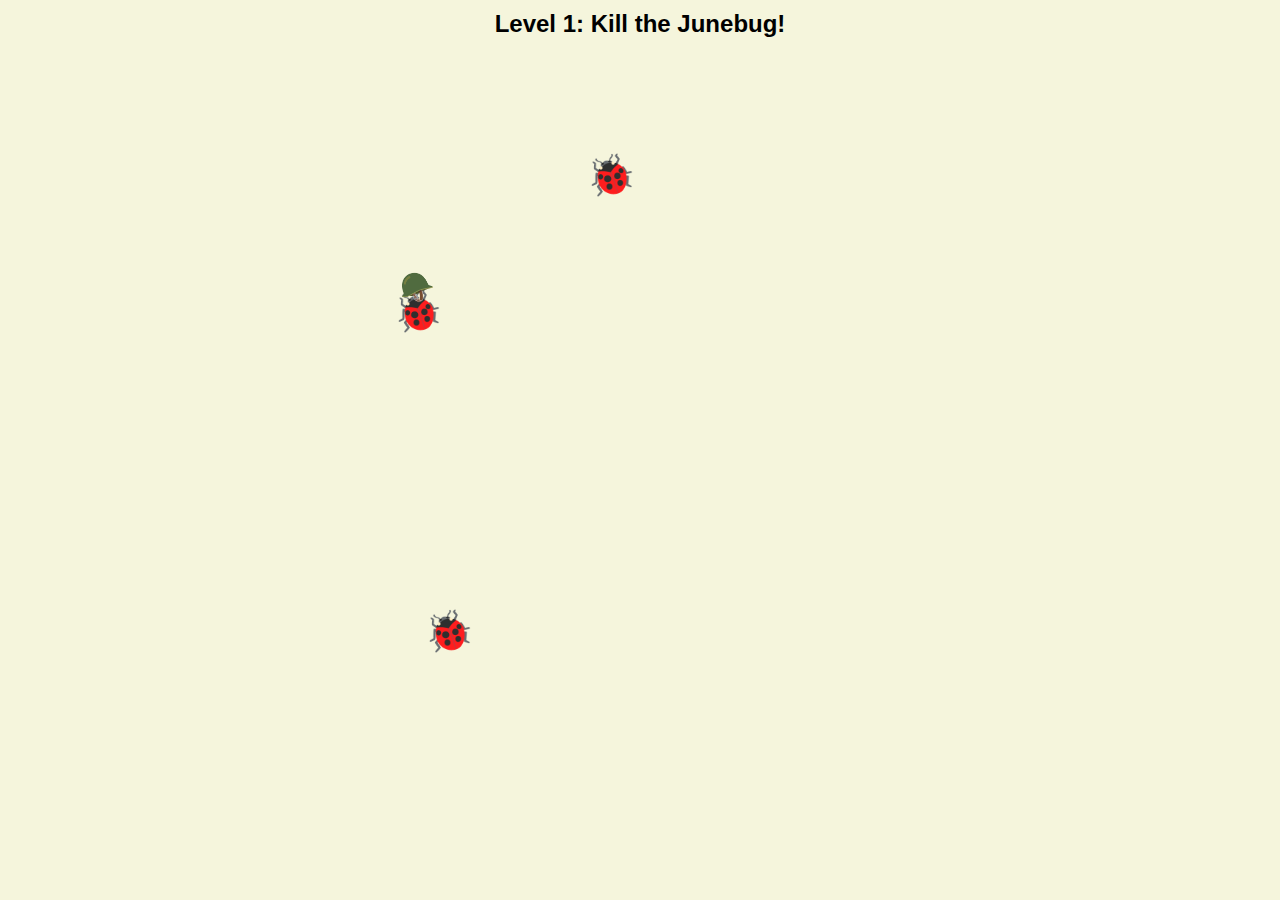
<file: junebug.html>
<!DOCTYPE html>
<html lang="en">
<head>
  <meta charset="UTF-8">
  <title>Squash the Junebug!</title>
  <style>
    body {
      text-align: center;
      font-family: Arial, sans-serif;
      background: #f5f5dc;
      margin: 0;
      overflow: hidden;
    }
    #gameArea {
      position: relative;
      width: 100vw;
      height: 100vh;
      overflow: hidden;
    }
    .bug {
      position: absolute;
      width: 60px;
      height: 60px;
      cursor: pointer;
      user-select: none;
      font-size: 40px;
      text-align: center;
    }
    .bug .body {
      font-size: 40px;
      line-height: 60px;
    }
    .bug .hat {
      position: absolute;
      top: -10px;   /* shift hat above bug */
      left: 50%;
      transform: translateX(-50%);
      font-size: 28px;
      pointer-events: none; /* clicks go through hat to bug */
    }
    #status {
      position: absolute;
      top: 10px;
      left: 50%;
      transform: translateX(-50%);
      font-size: 24px;
      font-weight: bold;
    }
  </style>
</head>
<body>
  <div id="status">Level 1: Kill the Junebug!</div>
  <div id="gameArea"></div>

  <script>
    const gameArea = document.getElementById("gameArea");
    const status = document.getElementById("status");

    let level = 1;

    const normalBug = "🐞"; 
    const sillyHats = ["🎩", "🎓", "👑", "⛑️", "👒", "🪖"];

    function startLevel() {
      gameArea.innerHTML = "";
      status.textContent = `Level ${level}: Kill the Junebug!`;

      let bugCount = level + 2; 
      let junebugIndex = Math.floor(Math.random() * bugCount);

      for (let i = 0; i < bugCount; i++) {
        let bug = document.createElement("div");
        bug.className = "bug";
        bug.style.left = Math.random() * (window.innerWidth - 60) + "px";
        bug.style.top = Math.random() * (window.innerHeight - 60) + "px";

        // Bug body
        let body = document.createElement("div");
        body.className = "body";
        body.textContent = normalBug;
        bug.appendChild(body);

        if (i === junebugIndex) {
          // Add silly hat overlay
          let hat = document.createElement("div");
          hat.className = "hat";
          hat.textContent = sillyHats[Math.floor(Math.random() * sillyHats.length)];
          bug.appendChild(hat);

          bug.onclick = () => {
            body.textContent = "💥"; // explosion
            if (hat) hat.style.display = "none"; // hide hat
            setTimeout(() => {
              level++;
              startLevel();
            }, 600);
          };
        } else {
          bug.onclick = () => {
            body.textContent = "💥"; // explosion
            setTimeout(() => {
              level = 1;
              startLevel();
            }, 600);
          };
        }

        gameArea.appendChild(bug);
      }
    }

    startLevel();
  </script>
</body>
</html>
</file>
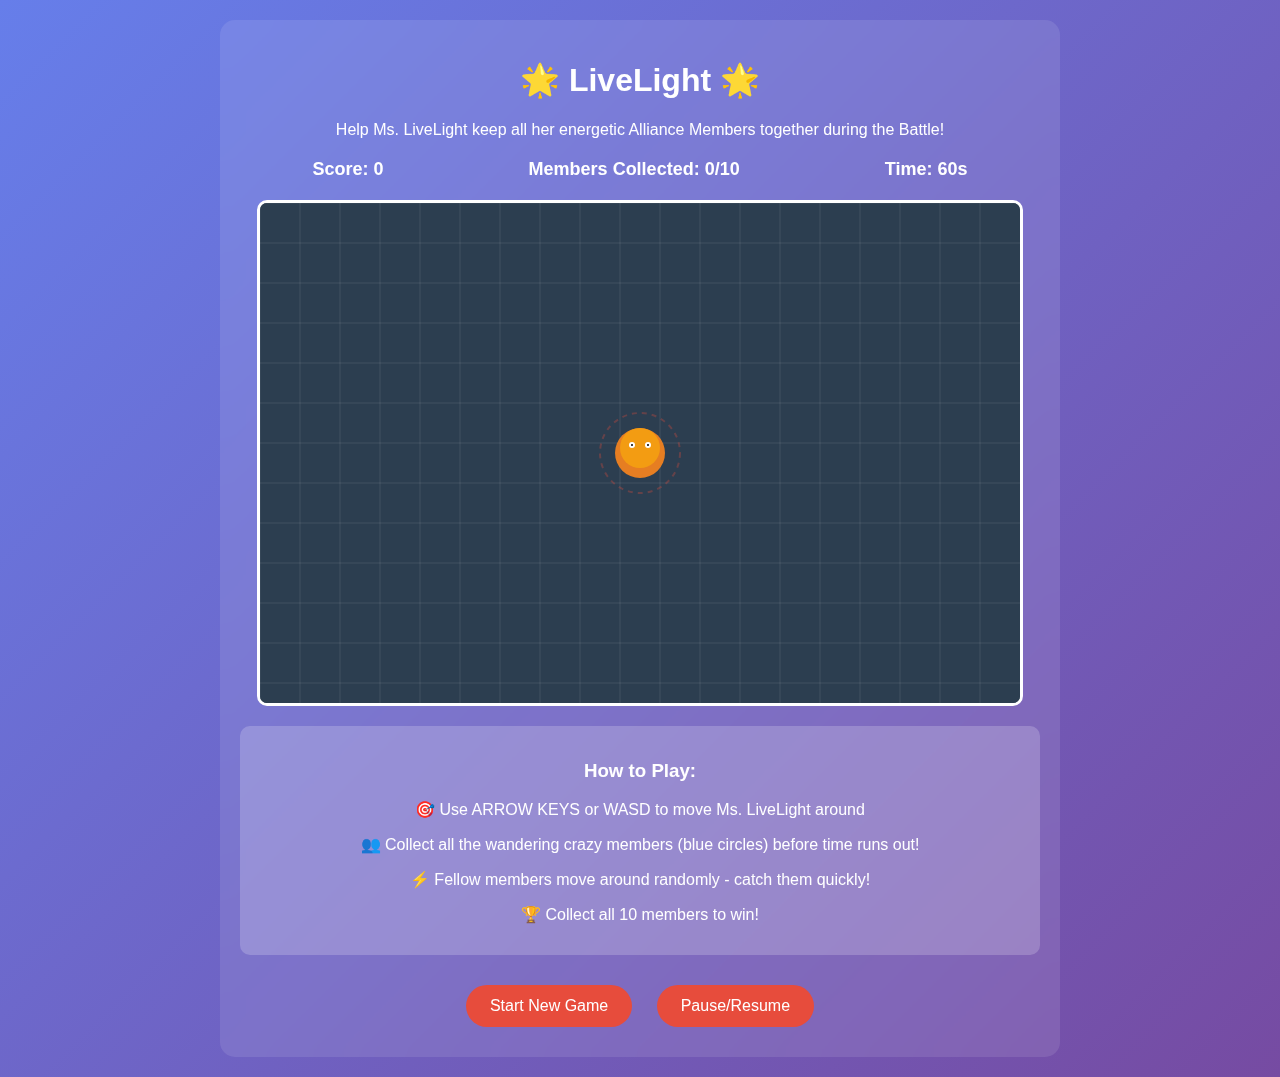
<file: livelight.html>
<!--
This game features:

Gameplay:

Play as Ms. LiveLight, a caring teacher trying to keep her members together
Use arrow keys or WASD to move around
Collect all 10 members (blue circles) before time runs out
Members move around randomly, making them challenging to catch
Features:

Beautiful gradient background and smooth animations
Particle effects when collecting members
Score system (100 points per member)
60-second timer
Win/lose conditions
Pause functionality
Responsive design
Visual Elements:

Ms. LiveLight is represented as an orange circle with a face
Members are blue circles with smiling faces
Collection radius indicator
Grid background pattern
Celebration particles
The game is family-friendly and focuses on the positive theme of a dedicated teacher looking after her members during a battle. It's challenging but fair, requiring quick reflexes and strategic movement to collect all the members before time runs out!
-->

<!DOCTYPE html>
<html lang="en">
<head>
    <meta charset="UTF-8">
    <meta name="viewport" content="width=device-width, initial-scale=1.0">
    <title>LiveLight - Keep Everyone Together!</title>
    <style>
        body {
            margin: 0;
            padding: 20px;
            font-family: Arial, sans-serif;
            background: linear-gradient(135deg, #667eea 0%, #764ba2 100%);
            color: white;
            text-align: center;
        }

        #gameContainer {
            max-width: 800px;
            margin: 0 auto;
            background: rgba(255, 255, 255, 0.1);
            border-radius: 15px;
            padding: 20px;
            backdrop-filter: blur(10px);
        }

        #gameCanvas {
            border: 3px solid #fff;
            border-radius: 10px;
            background: #2c3e50;
            display: block;
            margin: 20px auto;
        }

        #gameInfo {
            display: flex;
            justify-content: space-around;
            margin: 20px 0;
            font-size: 18px;
            font-weight: bold;
        }

        #instructions {
            background: rgba(255, 255, 255, 0.2);
            padding: 15px;
            border-radius: 10px;
            margin: 20px 0;
        }

        button {
            background: #e74c3c;
            color: white;
            border: none;
            padding: 12px 24px;
            font-size: 16px;
            border-radius: 25px;
            cursor: pointer;
            margin: 10px;
            transition: background 0.3s;
        }

        button:hover {
            background: #c0392b;
        }

        .game-over {
            background: rgba(231, 76, 60, 0.9);
            padding: 20px;
            border-radius: 10px;
            margin: 20px 0;
        }
    </style>
</head>
<body>
    <div id="gameContainer">
        <h1>🌟 LiveLight 🌟</h1>
        <p>Help Ms. LiveLight keep all her energetic Alliance Members together during the Battle!</p>
        
        <div id="gameInfo">
            <div>Score: <span id="score">0</span></div>
            <div>Members Collected: <span id="collected">0</span>/10</div>
            <div>Time: <span id="timer">60</span>s</div>
        </div>

        <canvas id="gameCanvas" width="760" height="500"></canvas>

        <div id="instructions">
            <h3>How to Play:</h3>
            <p>🎯 Use ARROW KEYS or WASD to move Ms. LiveLight around</p>
            <p>👥 Collect all the wandering crazy members (blue circles) before time runs out!</p>
            <p>⚡ Fellow members move around randomly - catch them quickly!</p>
            <p>🏆 Collect all 10 members to win!</p>
        </div>

        <button onclick="startGame()">Start New Game</button>
        <button onclick="togglePause()">Pause/Resume</button>

        <div id="gameOverScreen" style="display: none;" class="game-over">
            <h2 id="gameOverTitle">Game Over!</h2>
            <p id="gameOverMessage"></p>
            <button onclick="startGame()">Play Again</button>
        </div>
    </div>

    <script>
        const canvas = document.getElementById('gameCanvas');
        const ctx = canvas.getContext('2d');
        
        let gameState = {
            running: false,
            paused: false,
            score: 0,
            timeLeft: 60,
            membersCollected: 0,
            totalMembers: 10
        };

        let player = {
            x: canvas.width / 2,
            y: canvas.height / 2,
            size: 25,
            speed: 4,
            color: '#e67e22'
        };

        let members = [];
        let particles = [];
        let keys = {};
        let gameTimer;
        let animationId;

        // Initialize members
        function createMembers() {
            members = [];
            for (let i = 0; i < gameState.totalMembers; i++) {
                members.push({
                    x: Math.random() * (canvas.width - 40) + 20,
                    y: Math.random() * (canvas.height - 40) + 20,
                    size: 15,
                    speed: 1 + Math.random() * 2,
                    direction: Math.random() * Math.PI * 2,
                    color: '#3498db',
                    collected: false,
                    wiggle: Math.random() * Math.PI * 2
                });
            }
        }

        // Create celebration particles
        function createParticles(x, y) {
            for (let i = 0; i < 8; i++) {
                particles.push({
                    x: x,
                    y: y,
                    vx: (Math.random() - 0.5) * 8,
                    vy: (Math.random() - 0.5) * 8,
                    life: 30,
                    color: `hsl(${Math.random() * 360}, 70%, 60%)`
                });
            }
        }

        // Handle keyboard input
        document.addEventListener('keydown', (e) => {
            keys[e.key.toLowerCase()] = true;
        });

        document.addEventListener('keyup', (e) => {
            keys[e.key.toLowerCase()] = false;
        });

        // Update player position
        function updatePlayer() {
            if (keys['arrowup'] || keys['w']) player.y -= player.speed;
            if (keys['arrowdown'] || keys['s']) player.y += player.speed;
            if (keys['arrowleft'] || keys['a']) player.x -= player.speed;
            if (keys['arrowright'] || keys['d']) player.x += player.speed;

            // Keep player in bounds
            player.x = Math.max(player.size, Math.min(canvas.width - player.size, player.x));
            player.y = Math.max(player.size, Math.min(canvas.height - player.size, player.y));
        }

        // Update members
        function updateMembers() {
            members.forEach(member => {
                if (members.collected) return;

                // Random movement with wiggle
                member.wiggle += 0.1;
                member.direction += (Math.random() - 0.5) * 0.2;

                member.x += Math.cos(member.direction) * member.speed;
                member.y += Math.sin(member.direction) * member.speed;

                // Bounce off walls
                if (member.x <= member.size || member.x >= canvas.width - member.size) {
                    member.direction = Math.PI - member.direction;
                }
                if (member.y <= member.size || member.y >= canvas.height - member.size) {
                    member.direction = -member.direction;
                }

                // Keep in bounds
                member.x = Math.max(member.size, Math.min(canvas.width - member.size, member.x));
                member.y = Math.max(member.size, Math.min(canvas.height - member.size, member.y));

                // Check collision with player
                const dx = player.x - member.x;
                const dy = player.y - member.y;
                const distance = Math.sqrt(dx * dx + dy * dy);

                if (distance < player.size + member.size && !member.collected) {
                    member.collected = true;
                    gameState.membersCollected++;
                    gameState.score += 100;
                    createParticles(member.x, member.y);

                    // Check win condition
                    if (gameState.membersCollected >= gameState.totalMembers) {
                        endGame(true);
                    }
                }
            });
        }

        // Update particles
        function updateParticles() {
            particles = particles.filter(particle => {
                particle.x += particle.vx;
                particle.y += particle.vy;
                particle.life--;
                particle.vx *= 0.98;
                particle.vy *= 0.98;
                return particle.life > 0;
            });
        }

        // Draw everything
        function draw() {
            // Clear canvas
            ctx.fillStyle = '#2c3e50';
            ctx.fillRect(0, 0, canvas.width, canvas.height);

            // Draw grid pattern
            ctx.strokeStyle = 'rgba(255, 255, 255, 0.1)';
            ctx.lineWidth = 1;
            for (let i = 0; i < canvas.width; i += 40) {
                ctx.beginPath();
                ctx.moveTo(i, 0);
                ctx.lineTo(i, canvas.height);
                ctx.stroke();
            }
            for (let i = 0; i < canvas.height; i += 40) {
                ctx.beginPath();
                ctx.moveTo(0, i);
                ctx.lineTo(canvas.width, i);
                ctx.stroke();
            }

            // Draw members
            members.forEach(member => {
                if (member.collected) return;

                ctx.fillStyle = member.color;
                ctx.beginPath();
                ctx.arc(member.x, member.y, member.size, 0, Math.PI * 2);
                ctx.fill();
                
                // Add a little face
                ctx.fillStyle = 'white';
                ctx.beginPath();
                ctx.arc(member.x - 5, member.y - 5, 2, 0, Math.PI * 2);
                ctx.arc(member.x + 5, member.y - 5, 2, 0, Math.PI * 2);
                ctx.fill();
                
                // Smile
                ctx.strokeStyle = 'white';
                ctx.lineWidth = 2;
                ctx.beginPath();
                ctx.arc(member.x, member.y + 2, 6, 0, Math.PI);
                ctx.stroke();
            });

            // Draw player (Ms. LiveLight)
            ctx.fillStyle = player.color;
            ctx.beginPath();
            ctx.arc(player.x, player.y, player.size, 0, Math.PI * 2);
            ctx.fill();
            
            // Add teacher details
            ctx.fillStyle = '#f39c12';
            ctx.beginPath();
            ctx.arc(player.x, player.y - 5, player.size - 5, 0, Math.PI * 2);
            ctx.fill();
            
            // Eyes
            ctx.fillStyle = 'white';
            ctx.beginPath();
            ctx.arc(player.x - 8, player.y - 8, 3, 0, Math.PI * 2);
            ctx.arc(player.x + 8, player.y - 8, 3, 0, Math.PI * 2);
            ctx.fill();
            
            // Pupils
            ctx.fillStyle = 'black';
            ctx.beginPath();
            ctx.arc(player.x - 8, player.y - 8, 1, 0, Math.PI * 2);
            ctx.arc(player.x + 8, player.y - 8, 1, 0, Math.PI * 2);
            ctx.fill();

            // Draw particles
            particles.forEach(particle => {
                ctx.fillStyle = particle.color;
                ctx.globalAlpha = particle.life / 30;
                ctx.beginPath();
                ctx.arc(particle.x, particle.y, 3, 0, Math.PI * 2);
                ctx.fill();
                ctx.globalAlpha = 1;
            });

            // Draw collection radius hint
            if (gameState.membersCollected < gameState.totalMembers) {
                ctx.strokeStyle = 'rgba(231, 76, 60, 0.3)';
                ctx.lineWidth = 2;
                ctx.setLineDash([5, 5]);
                ctx.beginPath();
                ctx.arc(player.x, player.y, player.size + 15, 0, Math.PI * 2);
                ctx.stroke();
                ctx.setLineDash([]);
            }
        }

        // Game loop
        function gameLoop() {
            if (!gameState.running || gameState.paused) return;

            updatePlayer();
            updateMembers();
            updateParticles();
            draw();

            animationId = requestAnimationFrame(gameLoop);
        }

        // Start game
        function startGame() {
            gameState = {
                running: true,
                paused: false,
                score: 0,
                timeLeft: 60,
                membersCollected: 0,
                totalMembers: 10
            };

            player.x = canvas.width / 2;
            player.y = canvas.height / 2;

            createMembers();
            particles = [];
            
            document.getElementById('gameOverScreen').style.display = 'none';
            
            updateUI();
            
            // Start timer
            gameTimer = setInterval(() => {
                if (!gameState.paused && gameState.running) {
                    gameState.timeLeft--;
                    if (gameState.timeLeft <= 0) {
                        endGame(false);
                    }
                    updateUI();
                }
            }, 1000);

            gameLoop();
        }

        // End game
        function endGame(won) {
            gameState.running = false;
            clearInterval(gameTimer);
            cancelAnimationFrame(animationId);

            const gameOverScreen = document.getElementById('gameOverScreen');
            const gameOverTitle = document.getElementById('gameOverTitle');
            const gameOverMessage = document.getElementById('gameOverMessage');

            if (won) {
                gameOverTitle.textContent = '🎉 Congratulations! 🎉';
                gameOverMessage.textContent = `Ms. LiveLight successfully kept all her fellow team members together! Final Score: ${gameState.score}`;
                gameOverScreen.style.background = 'rgba(46, 204, 113, 0.9)';
            } else {
                gameOverTitle.textContent = '⏰ Time\'s Up! ⏰';
                gameOverMessage.textContent = `Ms. LiveLight collected ${gameState.membersCollected} out of ${gameState.totalMembers} members. Final Score: ${gameState.score}`;
                gameOverScreen.style.background = 'rgba(231, 76, 60, 0.9)';
            }

            gameOverScreen.style.display = 'block';
        }

        // Toggle pause
        function togglePause() {
            if (!gameState.running) return;
            
            gameState.paused = !gameState.paused;
            if (!gameState.paused) {
                gameLoop();
            }
        }

        // Update UI
        function updateUI() {
            document.getElementById('score').textContent = gameState.score;
            document.getElementById('collected').textContent = gameState.membersCollected;
            document.getElementById('timer').textContent = gameState.timeLeft;
        }

        // Initialize the game
        draw();
    </script>
</body>
</html>
</file>
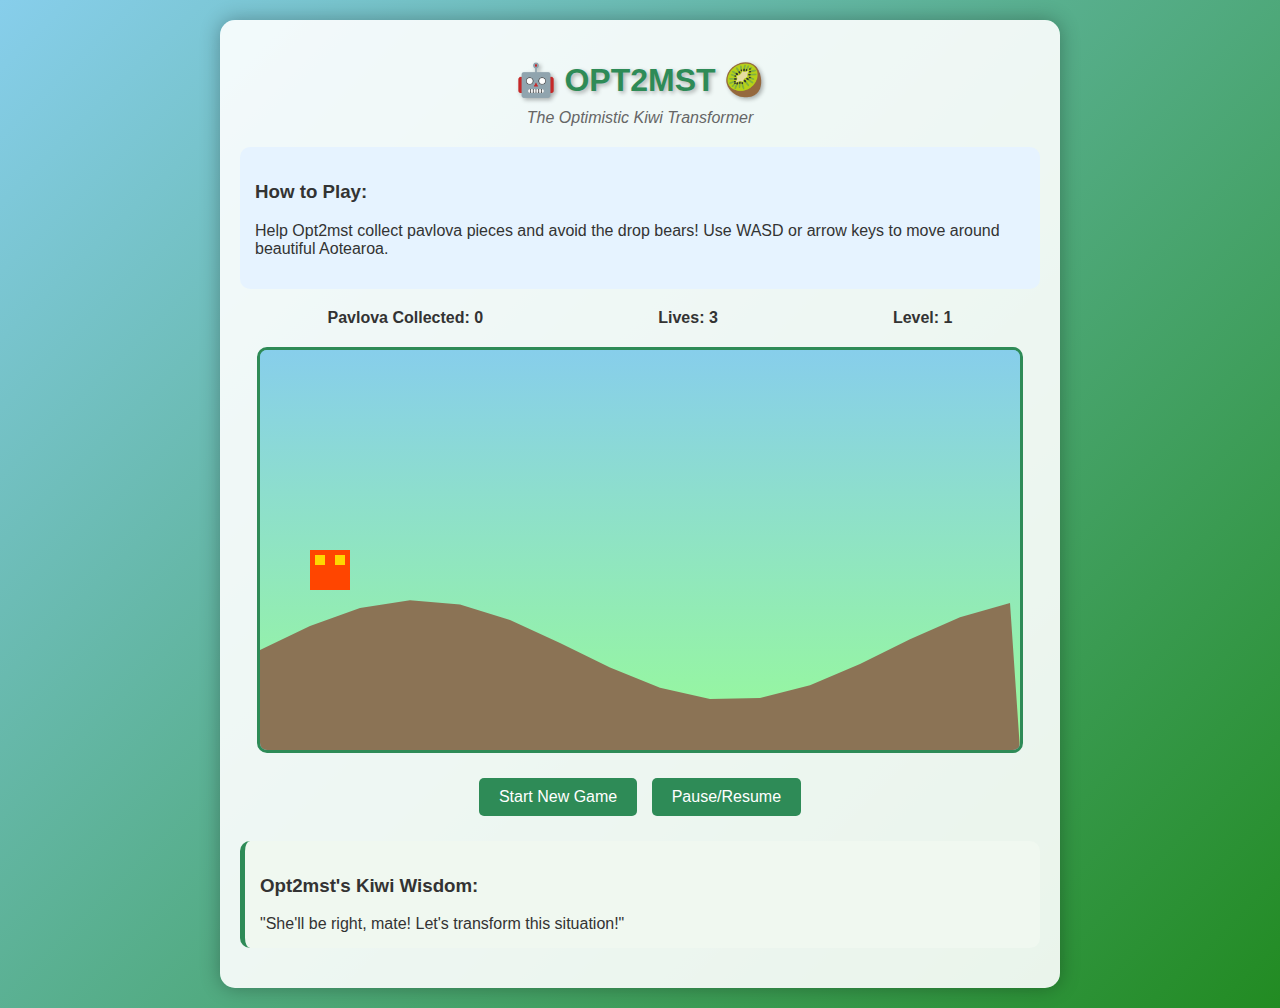
<file: opt2mst.html>
<!DOCTYPE html>
<html lang="en">
<head>
    <meta charset="UTF-8">
    <meta name="viewport" content="width=device-width, initial-scale=1.0">
    <title>Opt2mst - The Kiwi Hero</title>
    <style>
        body {
            margin: 0;
            padding: 20px;
            background: linear-gradient(135deg, #87CEEB, #228B22);
            font-family: 'Arial', sans-serif;
            color: #333;
        }
        
        .game-container {
            max-width: 800px;
            margin: 0 auto;
            background: rgba(255, 255, 255, 0.9);
            border-radius: 15px;
            padding: 20px;
            box-shadow: 0 0 20px rgba(0,0,0,0.3);
        }
        
        h1 {
            text-align: center;
            color: #2E8B57;
            text-shadow: 2px 2px 4px rgba(0,0,0,0.3);
            margin-bottom: 10px;
        }
        
        .subtitle {
            text-align: center;
            font-style: italic;
            color: #666;
            margin-bottom: 20px;
        }
        
        #gameCanvas {
            border: 3px solid #2E8B57;
            border-radius: 10px;
            display: block;
            margin: 20px auto;
            background: #87CEEB;
        }
        
        .controls {
            text-align: center;
            margin: 20px 0;
        }
        
        button {
            background: #2E8B57;
            color: white;
            border: none;
            padding: 10px 20px;
            margin: 5px;
            border-radius: 5px;
            cursor: pointer;
            font-size: 16px;
        }
        
        button:hover {
            background: #228B22;
        }
        
        .stats {
            display: flex;
            justify-content: space-around;
            margin: 20px 0;
            font-weight: bold;
        }
        
        .kiwi-phrases {
            background: #f0f8f0;
            padding: 15px;
            border-radius: 10px;
            margin: 20px 0;
            border-left: 5px solid #2E8B57;
        }
        
        .instructions {
            background: #e6f3ff;
            padding: 15px;
            border-radius: 10px;
            margin: 20px 0;
        }
    </style>
</head>
<body>
    <div class="game-container">
        <h1>🤖 OPT2MST 🥝</h1>
        <div class="subtitle">The Optimistic Kiwi Transformer</div>
        
        <div class="instructions">
            <h3>How to Play:</h3>
            <p>Help Opt2mst collect pavlova pieces and avoid the drop bears! Use WASD or arrow keys to move around beautiful Aotearoa.</p>
        </div>
        
        <div class="stats">
            <div>Pavlova Collected: <span id="score">0</span></div>
            <div>Lives: <span id="lives">3</span></div>
            <div>Level: <span id="level">1</span></div>
        </div>
        
        <canvas id="gameCanvas" width="760" height="400"></canvas>
        
        <div class="controls">
            <button onclick="startGame()">Start New Game</button>
            <button onclick="togglePause()">Pause/Resume</button>
        </div>
        
        <div class="kiwi-phrases">
            <h3>Opt2mst's Kiwi Wisdom:</h3>
            <div id="kiwiPhrase">"She'll be right, mate! Let's transform this situation!"</div>
        </div>
    </div>

    <script>
        const canvas = document.getElementById('gameCanvas');
        const ctx = canvas.getContext('2d');
        
        // Game state
        let gameRunning = false;
        let gamePaused = false;
        let score = 0;
        let lives = 3;
        let level = 1;
        
        // Kiwi phrases for Opt2mst
        const kiwiPhrases = [
            "She'll be right, mate! Let's transform this situation!",
            "Sweet as, bro! Time to roll out across the South Island!",
            "Chur bro! These pavlovas won't collect themselves!",
            "Good as gold! Protecting Aotearoa is my calling!",
            "Yeah, nah, yeah! Those drop bears are no match for us!",
            "Choice as! Let's head to the bach after this mission!",
            "Too right! The All Blacks would be proud!",
            "Skux as! Time for some fish and chips after saving the day!",
            "Hard yakka, but someone's gotta do it!",
            "Munted drop bears everywhere! Time to sort them out!"
        ];
        
        // Game objects
        const player = {
            x: 50,
            y: 200,
            width: 40,
            height: 40,
            speed: 5,
            color: '#FF4500'
        };
        
        let pavlovas = [];
        let dropBears = [];
        let particles = [];
        
        // Input handling
        const keys = {};
        
        document.addEventListener('keydown', (e) => {
            keys[e.key.toLowerCase()] = true;
        });
        
        document.addEventListener('keyup', (e) => {
            keys[e.key.toLowerCase()] = false;
        });
        
        // Game functions
        function startGame() {
            gameRunning = true;
            gamePaused = false;
            score = 0;
            lives = 3;
            level = 1;
            player.x = 50;
            player.y = 200;
            pavlovas = [];
            dropBears = [];
            particles = [];
            
            // Create initial pavlovas
            for (let i = 0; i < 5; i++) {
                createPavlova();
            }
            
            // Create initial drop bears
            for (let i = 0; i < 2; i++) {
                createDropBear();
            }
            
            updateKiwiPhrase();
            gameLoop();
        }
        
        function togglePause() {
            if (gameRunning) {
                gamePaused = !gamePaused;
                if (!gamePaused) {
                    gameLoop();
                }
            }
        }
        
        function createPavlova() {
            pavlovas.push({
                x: Math.random() * (canvas.width - 30) + 15,
                y: Math.random() * (canvas.height - 30) + 15,
                width: 25,
                height: 25,
                collected: false
            });
        }
        
        function createDropBear() {
            dropBears.push({
                x: canvas.width + 50,
                y: Math.random() * (canvas.height - 40),
                width: 35,
                height: 35,
                speed: 2 + level * 0.5,
                direction: Math.random() * Math.PI * 2
            });
        }
        
        function updatePlayer() {
            // Movement
            if (keys['w'] || keys['arrowup']) {
                player.y = Math.max(0, player.y - player.speed);
            }
            if (keys['s'] || keys['arrowdown']) {
                player.y = Math.min(canvas.height - player.height, player.y + player.speed);
            }
            if (keys['a'] || keys['arrowleft']) {
                player.x = Math.max(0, player.x - player.speed);
            }
            if (keys['d'] || keys['arrowright']) {
                player.x = Math.min(canvas.width - player.width, player.x + player.speed);
            }
        }
        
        function updatePavlovas() {
            pavlovas.forEach((pavlova, index) => {
                // Check collision with player
                if (!pavlova.collected && 
                    player.x < pavlova.x + pavlova.width &&
                    player.x + player.width > pavlova.x &&
                    player.y < pavlova.y + pavlova.height &&
                    player.y + player.height > pavlova.y) {
                    
                    pavlova.collected = true;
                    score += 10;
                    createParticles(pavlova.x, pavlova.y);
                    
                    // Create new pavlova
                    setTimeout(() => {
                        pavlovas.splice(index, 1);
                        createPavlova();
                    }, 100);
                }
            });
        }
        
        function updateDropBears() {
            dropBears.forEach((bear, index) => {
                // Move drop bear
                bear.x -= bear.speed;
                bear.y += Math.sin(bear.direction) * 2;
                bear.direction += 0.1;
                
                // Wrap around screen
                if (bear.x < -50) {
                    bear.x = canvas.width + 50;
                    bear.y = Math.random() * (canvas.height - 40);
                }
                
                // Keep in bounds vertically
                if (bear.y < 0 || bear.y > canvas.height - bear.height) {
                    bear.direction = -bear.direction;
                }
                
                // Check collision with player
                if (player.x < bear.x + bear.width &&
                    player.x + player.width > bear.x &&
                    player.y < bear.y + bear.height &&
                    player.y + player.height > bear.y) {
                    
                    lives--;
                    updateKiwiPhrase();
                    
                    // Reset player position
                    player.x = 50;
                    player.y = 200;
                    
                    if (lives <= 0) {
                        gameRunning = false;
                        alert(`Game Over! Final score: ${score}\nOpt2mst says: "No worries mate, we'll get 'em next time!"`);
                    }
                }
            });
        }
        
        function createParticles(x, y) {
            for (let i = 0; i < 8; i++) {
                particles.push({
                    x: x,
                    y: y,
                    vx: (Math.random() - 0.5) * 10,
                    vy: (Math.random() - 0.5) * 10,
                    life: 30,
                    color: `hsl(${Math.random() * 60 + 30}, 70%, 60%)`
                });
            }
        }
        
        function updateParticles() {
            particles.forEach((particle, index) => {
                particle.x += particle.vx;
                particle.y += particle.vy;
                particle.life--;
                
                if (particle.life <= 0) {
                    particles.splice(index, 1);
                }
            });
        }
        
        function updateKiwiPhrase() {
            const randomPhrase = kiwiPhrases[Math.floor(Math.random() * kiwiPhrases.length)];
            document.getElementById('kiwiPhrase').textContent = randomPhrase;
        }
        
        function checkLevelUp() {
            if (score > 0 && score % 100 === 0 && score / 100 === level) {
                level++;
                createDropBear(); // Add another drop bear each level
                updateKiwiPhrase();
            }
        }
        
        function draw() {
            // Clear canvas with sky gradient
            const gradient = ctx.createLinearGradient(0, 0, 0, canvas.height);
            gradient.addColorStop(0, '#87CEEB');
            gradient.addColorStop(1, '#98FB98');
            ctx.fillStyle = gradient;
            ctx.fillRect(0, 0, canvas.width, canvas.height);
            
            // Draw mountains in background
            ctx.fillStyle = '#8B7355';
            ctx.beginPath();
            ctx.moveTo(0, canvas.height);
            for (let i = 0; i <= canvas.width; i += 50) {
                ctx.lineTo(i, canvas.height - Math.sin(i * 0.01) * 50 - 100);
            }
            ctx.lineTo(canvas.width, canvas.height);
            ctx.fill();
            
            // Draw player (Opt2mst)
            ctx.fillStyle = player.color;
            ctx.fillRect(player.x, player.y, player.width, player.height);
            
            // Add robot details
            ctx.fillStyle = '#FFD700';
            ctx.fillRect(player.x + 5, player.y + 5, 10, 10);
            ctx.fillRect(player.x + 25, player.y + 5, 10, 10);
            
            // Draw pavlovas
            pavlovas.forEach(pavlova => {
                if (!pavlova.collected) {
                    ctx.fillStyle = '#FFF8DC';
                    ctx.beginPath();
                    ctx.arc(pavlova.x + pavlova.width/2, pavlova.y + pavlova.height/2, pavlova.width/2, 0, Math.PI * 2);
                    ctx.fill();
                    
                    // Add cream and berries
                    ctx.fillStyle = '#FF69B4';
                    ctx.beginPath();
                    ctx.arc(pavlova.x + pavlova.width/2 - 5, pavlova.y + pavlova.height/2 - 3, 3, 0, Math.PI * 2);
                    ctx.fill();
                    
                    ctx.fillStyle = '#FF0000';
                    ctx.beginPath();
                    ctx.arc(pavlova.x + pavlova.width/2 + 4, pavlova.y + pavlova.height/2 + 2, 2, 0, Math.PI * 2);
                    ctx.fill();
                }
            });
            
            // Draw drop bears
            dropBears.forEach(bear => {
                ctx.fillStyle = '#8B4513';
                ctx.fillRect(bear.x, bear.y, bear.width, bear.height);
                
                // Add angry eyes
                ctx.fillStyle = '#FF0000';
                ctx.fillRect(bear.x + 5, bear.y + 5, 8, 8);
                ctx.fillRect(bear.x + 22, bear.y + 5, 8, 8);
            });
            
            // Draw particles
            particles.forEach(particle => {
                ctx.fillStyle = particle.color;
                ctx.globalAlpha = particle.life / 30;
                ctx.fillRect(particle.x, particle.y, 4, 4);
                ctx.globalAlpha = 1;
            });
            
            // Draw pause overlay
            if (gamePaused) {
                ctx.fillStyle = 'rgba(0, 0, 0, 0.5)';
                ctx.fillRect(0, 0, canvas.width, canvas.height);
                ctx.fillStyle = 'white';
                ctx.font = '48px Arial';
                ctx.textAlign = 'center';
                ctx.fillText('PAUSED', canvas.width/2, canvas.height/2);
                ctx.textAlign = 'left';
            }
        }
        
        function updateUI() {
            document.getElementById('score').textContent = score;
            document.getElementById('lives').textContent = lives;
            document.getElementById('level').textContent = level;
        }
        
        function gameLoop() {
            if (!gameRunning || gamePaused) return;
            
            updatePlayer();
            updatePavlovas();
            updateDropBears();
            updateParticles();
            checkLevelUp();
            
            draw();
            updateUI();
            
            requestAnimationFrame(gameLoop);
        }
        
        // Initialize the game display
        draw();
        updateUI();
    </script>
</body>
</html>
</file>
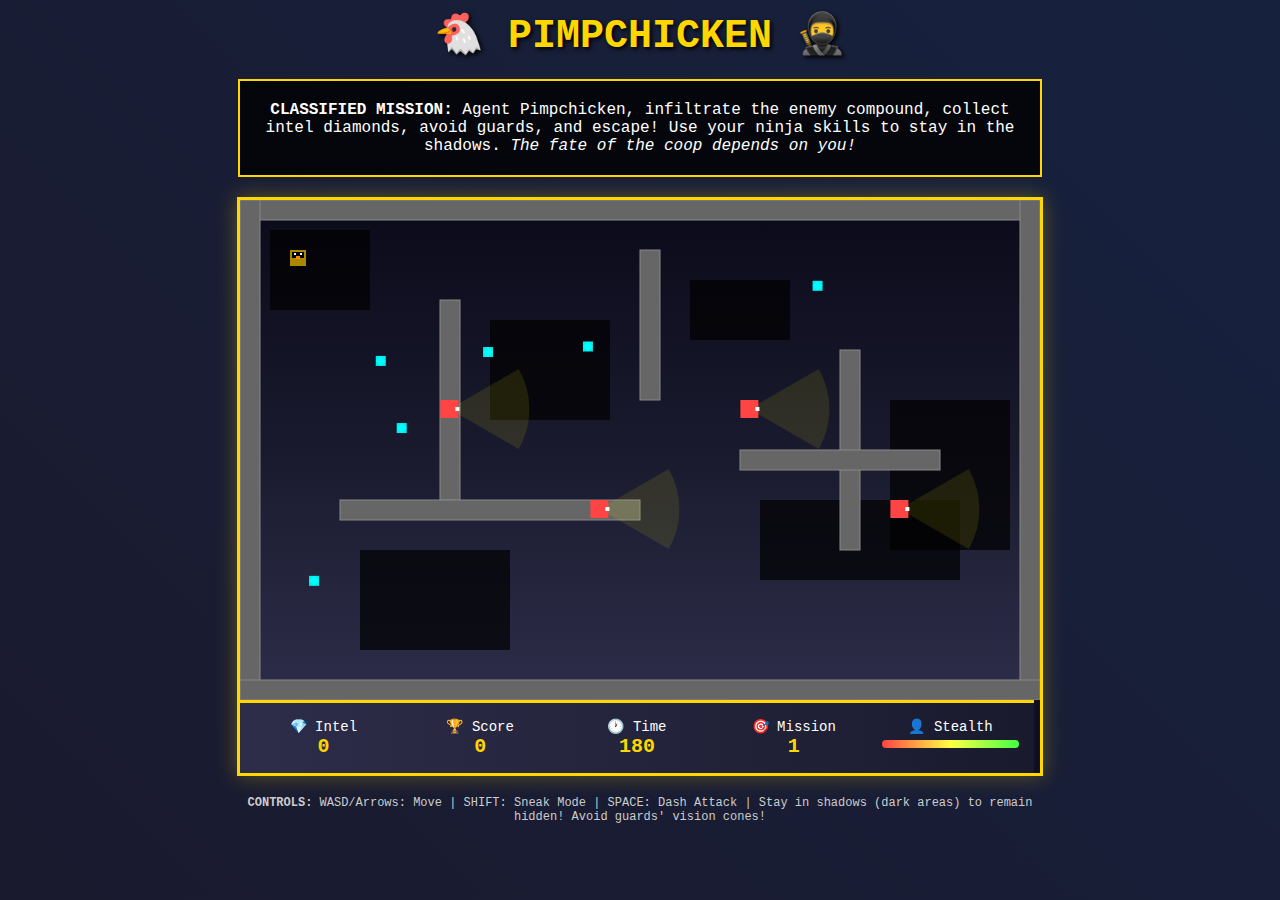
<file: pimpchicken.html>
<!--
Pimpchicken is a stealth-action game featuring a suave ninja spy chicken! Here are the key features:

🐔 Core Gameplay:

Play as Agent Pimpchicken, a ninja spy chicken on secret missions
Infiltrate compounds to collect intel diamonds while avoiding guards
Use stealth mechanics to stay hidden in shadows
🥷 Stealth System:

Shadows: Hide in dark areas to boost stealth
Sneak Mode: Move slowly but quietly (SHIFT)
Dash Attack: Fast movement but very noisy (SPACE)
Vision Cones: Guards have limited sight ranges and angles
🎯 Mission Objectives:

Collect all intel diamonds to complete each mission
Avoid detection by guards (stealth meter management)
Complete missions before time runs out
Progress through increasingly difficult levels
🎮 Game Features:

Dynamic stealth meter that changes based on your actions
Guard AI with patrol routes and alertness levels
Particle effects for actions and collection
Mission-based progression system
Time pressure adds urgency
🎨 Visual Style:

Spy/ninja aesthetic with gold and black colors
Top-down view perfect for stealth gameplay
Guard vision cones show danger areas
Atmospheric lighting with shadow mechanics
The challenge comes from balancing speed vs. stealth - you need to collect all the intel quickly, but moving too fast or getting spotted will blow your cover! Agent Pimpchicken must use wit, timing, and ninja skills to complete each increasingly difficult mission.
-->

<!DOCTYPE html>
<html lang="en">
<head>
    <meta charset="UTF-8">
    <meta name="viewport" content="width=device-width, initial-scale=1.0">
    <title>Pimpchicken - Ninja Spy Chicken</title>
    <style>
        body {
            margin: 0;
            padding: 0;
            background: linear-gradient(45deg, #1a1a2e, #16213e);
            color: #fff;
            font-family: 'Courier New', monospace;
            display: flex;
            flex-direction: column;
            align-items: center;
            min-height: 100vh;
        }
        
        .game-container {
            background: #0f0f23;
            border: 3px solid #ffd700;
            margin: 10px;
            box-shadow: 0 0 20px rgba(255, 215, 0, 0.3);
        }
        
        canvas {
            display: block;
            background: linear-gradient(180deg, #0a0a1a 0%, #1a1a2e 50%, #2d2d4a 100%);
        }
        
        .hud {
            display: grid;
            grid-template-columns: repeat(5, 1fr);
            gap: 20px;
            padding: 15px;
            background: linear-gradient(90deg, #2d2d4a, #1a1a2e);
            width: 794px;
            box-sizing: border-box;
            border-top: 3px solid #ffd700;
        }
        
        .stat {
            text-align: center;
            font-size: 14px;
        }
        
        .stat-value {
            font-size: 20px;
            color: #ffd700;
            font-weight: bold;
        }
        
        .stealth-meter {
            width: 100%;
            height: 8px;
            background: #333;
            border-radius: 4px;
            overflow: hidden;
            margin-top: 5px;
        }
        
        .stealth-fill {
            height: 100%;
            background: linear-gradient(90deg, #ff4444, #ffff44, #44ff44);
            transition: width 0.3s ease;
        }
        
        .title {
            color: #ffd700;
            text-shadow: 2px 2px 4px #000;
            margin: 10px;
            font-size: 2.5em;
            text-align: center;
        }
        
        .controls {
            text-align: center;
            margin: 10px;
            color: #ccc;
            font-size: 12px;
            max-width: 800px;
        }
        
        .mission-brief {
            background: rgba(0, 0, 0, 0.8);
            border: 2px solid #ffd700;
            padding: 20px;
            margin: 10px;
            max-width: 760px;
            text-align: center;
        }
        
        .game-over {
            position: absolute;
            top: 50%;
            left: 50%;
            transform: translate(-50%, -50%);
            background: rgba(0, 0, 0, 0.95);
            padding: 30px;
            border: 3px solid #ffd700;
            text-align: center;
            display: none;
            box-shadow: 0 0 30px rgba(255, 215, 0, 0.5);
        }
        
        .btn {
            background: linear-gradient(45deg, #ffd700, #ffed4e);
            color: #000;
            border: none;
            padding: 12px 24px;
            font-size: 16px;
            cursor: pointer;
            margin: 10px;
            border-radius: 5px;
            font-weight: bold;
        }
        
        .btn:hover {
            background: linear-gradient(45deg, #ffed4e, #ffd700);
            transform: translateY(-2px);
        }
    </style>
</head>
<body>
    <h1 class="title">🐔 PIMPCHICKEN 🥷</h1>
    
    <div class="mission-brief">
        <strong>CLASSIFIED MISSION:</strong> Agent Pimpchicken, infiltrate the enemy compound, collect intel diamonds, 
        avoid guards, and escape! Use your ninja skills to stay in the shadows. 
        <em>The fate of the coop depends on you!</em>
    </div>
    
    <div class="game-container">
        <canvas id="gameCanvas" width="800" height="500"></canvas>
        <div class="hud">
            <div class="stat">
                <div>💎 Intel</div>
                <div class="stat-value" id="diamonds">0</div>
            </div>
            <div class="stat">
                <div>🏆 Score</div>
                <div class="stat-value" id="score">0</div>
            </div>
            <div class="stat">
                <div>🕐 Time</div>
                <div class="stat-value" id="timer">180</div>
            </div>
            <div class="stat">
                <div>🎯 Mission</div>
                <div class="stat-value" id="mission">1</div>
            </div>
            <div class="stat">
                <div>👤 Stealth</div>
                <div class="stealth-meter">
                    <div class="stealth-fill" id="stealthMeter" style="width: 100%"></div>
                </div>
            </div>
        </div>
    </div>
    
    <div class="controls">
        <strong>CONTROLS:</strong> WASD/Arrows: Move | SHIFT: Sneak Mode | SPACE: Dash Attack | 
        Stay in shadows (dark areas) to remain hidden! Avoid guards' vision cones!
    </div>
    
    <div class="game-over" id="gameOver">
        <h2 id="gameOverTitle">MISSION COMPLETE!</h2>
        <p id="gameOverText">Agent Pimpchicken has successfully completed the mission!</p>
        <p>Final Score: <span id="finalScore">0</span></p>
        <p>Intel Collected: <span id="finalDiamonds">0</span></p>
        <button class="btn" onclick="restartGame()">New Mission</button>
    </div>

    <script>
        const canvas = document.getElementById('gameCanvas');
        const ctx = canvas.getContext('2d');
        
        // Game state
        let gameState = {
            score: 0,
            diamonds: 0,
            mission: 1,
            timer: 180,
            gameRunning: true,
            keys: {},
            stealth: 100,
            alertLevel: 0
        };
        
        // Player (Pimpchicken)
        let player = {
            x: 50,
            y: 50,
            width: 16,
            height: 16,
            speed: 3,
            sneakSpeed: 1.5,
            dashSpeed: 8,
            color: '#ffd700',
            sneaking: false,
            dashing: false,
            dashCooldown: 0,
            direction: 0,
            inShadow: false
        };
        
        // Game objects
        let guards = [];
        let diamonds = [];
        let shadows = [];
        let walls = [];
        let particles = [];
        let visionCones = [];
        
        // Initialize level
        function initLevel() {
            guards = [];
            diamonds = [];
            shadows = [];
            walls = [];
            visionCones = [];
            
            // Create walls (compound structure)
            createWalls();
            
            // Create shadow areas
            createShadows();
            
            // Spawn guards
            spawnGuards();
            
            // Spawn diamonds (intel)
            spawnDiamonds();
            
            // Reset player position
            player.x = 50;
            player.y = 50;
            player.dashing = false;
            player.dashCooldown = 0;
        }
        
        function createWalls() {
            // Outer walls
            walls.push({x: 0, y: 0, width: canvas.width, height: 20});
            walls.push({x: 0, y: 0, width: 20, height: canvas.height});
            walls.push({x: canvas.width-20, y: 0, width: 20, height: canvas.height});
            walls.push({x: 0, y: canvas.height-20, width: canvas.width, height: 20});
            
            // Interior walls (compound rooms)
            walls.push({x: 200, y: 100, width: 20, height: 200});
            walls.push({x: 400, y: 50, width: 20, height: 150});
            walls.push({x: 600, y: 150, width: 20, height: 200});
            walls.push({x: 100, y: 300, width: 300, height: 20});
            walls.push({x: 500, y: 250, width: 200, height: 20});
        }
        
        function createShadows() {
            // Dark areas where chicken can hide
            shadows.push({x: 30, y: 30, width: 100, height: 80});
            shadows.push({x: 250, y: 120, width: 120, height: 100});
            shadows.push({x: 450, y: 80, width: 100, height: 60});
            shadows.push({x: 650, y: 200, width: 120, height: 150});
            shadows.push({x: 120, y: 350, width: 150, height: 100});
            shadows.push({x: 520, y: 300, width: 200, height: 80});
        }
        
        function spawnGuards() {
            const guardCount = 3 + gameState.mission;
            for (let i = 0; i < guardCount; i++) {
                guards.push({
                    x: 150 + i * 150,
                    y: 200 + (i % 2) * 100,
                    width: 18,
                    height: 18,
                    speed: 1 + gameState.mission * 0.2,
                    direction: Math.random() * Math.PI * 2,
                    visionRange: 80,
                    visionAngle: Math.PI / 3,
                    alertness: 0,
                    patrolPoints: [],
                    currentTarget: 0,
                    color: '#ff4444'
                });
            }
            
            // Set patrol routes
            guards.forEach((guard, i) => {
                guard.patrolPoints = [
                    {x: guard.x, y: guard.y},
                    {x: guard.x + 100 + i * 50, y: guard.y},
                    {x: guard.x + 100 + i * 50, y: guard.y + 80},
                    {x: guard.x, y: guard.y + 80}
                ];
            });
        }
        
        function spawnDiamonds() {
            const diamondCount = 5 + gameState.mission;
            for (let i = 0; i < diamondCount; i++) {
                let x, y;
                do {
                    x = Math.random() * (canvas.width - 100) + 50;
                    y = Math.random() * (canvas.height - 100) + 50;
                } while (isColliding({x, y, width: 10, height: 10}, walls));
                
                diamonds.push({
                    x: x,
                    y: y,
                    width: 10,
                    height: 10,
                    collected: false,
                    sparkle: 0
                });
            }
        }
        
        // Input handling
        document.addEventListener('keydown', (e) => {
            gameState.keys[e.code] = true;
            e.preventDefault();
        });
        
        document.addEventListener('keyup', (e) => {
            gameState.keys[e.code] = false;
            e.preventDefault();
        });
        
        // Collision detection
        function isColliding(rect1, rectArray) {
            return rectArray.some(rect2 => 
                rect1.x < rect2.x + rect2.width &&
                rect1.x + rect1.width > rect2.x &&
                rect1.y < rect2.y + rect2.height &&
                rect1.y + rect1.height > rect2.y
            );
        }
        
        function checkPointInRect(point, rect) {
            return point.x >= rect.x && point.x <= rect.x + rect.width &&
                   point.y >= rect.y && point.y <= rect.y + rect.height;
        }
        
        // Create particles
        function createParticles(x, y, color, count = 8) {
            for (let i = 0; i < count; i++) {
                particles.push({
                    x: x,
                    y: y,
                    vx: (Math.random() - 0.5) * 4,
                    vy: (Math.random() - 0.5) * 4,
                    life: 30,
                    maxLife: 30,
                    color: color,
                    size: Math.random() * 3 + 1
                });
            }
        }
        
        // Update player
        function updatePlayer() {
            if (!gameState.gameRunning) return;
            
            let newX = player.x;
            let newY = player.y;
            
            // Handle sneaking
            player.sneaking = gameState.keys['ShiftLeft'] || gameState.keys['ShiftRight'];
            
            // Handle dash attack
            if (gameState.keys['Space'] && player.dashCooldown <= 0 && !player.dashing) {
                player.dashing = true;
                player.dashCooldown = 60; // 1 second cooldown
                createParticles(player.x + player.width/2, player.y + player.height/2, '#ffd700', 5);
            }
            
            if (player.dashCooldown > 0) {
                player.dashCooldown--;
            }
            
            if (player.dashing) {
                player.dashCooldown = Math.max(player.dashCooldown, 45);
                if (player.dashCooldown <= 45) {
                    player.dashing = false;
                }
            }
            
            // Movement
            let currentSpeed = player.sneaking ? player.sneakSpeed : 
                              player.dashing ? player.dashSpeed : player.speed;
            
            if (gameState.keys['KeyA'] || gameState.keys['ArrowLeft']) {
                newX -= currentSpeed;
                player.direction = Math.PI;
            }
            if (gameState.keys['KeyD'] || gameState.keys['ArrowRight']) {
                newX += currentSpeed;
                player.direction = 0;
            }
            if (gameState.keys['KeyW'] || gameState.keys['ArrowUp']) {
                newY -= currentSpeed;
                player.direction = -Math.PI/2;
            }
            if (gameState.keys['KeyS'] || gameState.keys['ArrowDown']) {
                newY += currentSpeed;
                player.direction = Math.PI/2;
            }
            
            // Check wall collisions
            const newPlayerRect = {x: newX, y: newY, width: player.width, height: player.height};
            if (!isColliding(newPlayerRect, walls)) {
                player.x = newX;
                player.y = newY;
            }
            
            // Keep player in bounds
            player.x = Math.max(0, Math.min(canvas.width - player.width, player.x));
            player.y = Math.max(0, Math.min(canvas.height - player.height, player.y));
            
            // Check if in shadow
            player.inShadow = shadows.some(shadow => 
                checkPointInRect({x: player.x + player.width/2, y: player.y + player.height/2}, shadow)
            );
            
            // Update stealth based on movement and shadows
            if (player.inShadow && player.sneaking) {
                gameState.stealth = Math.min(100, gameState.stealth + 2);
            } else if (player.dashing) {
                gameState.stealth = Math.max(0, gameState.stealth - 5);
            } else if (!player.inShadow && !player.sneaking) {
                gameState.stealth = Math.max(0, gameState.stealth - 1);
            }
            
            // Collect diamonds
            diamonds.forEach((diamond, index) => {
                if (!diamond.collected && 
                    Math.abs(player.x - diamond.x) < 20 && 
                    Math.abs(player.y - diamond.y) < 20) {
                    diamond.collected = true;
                    gameState.diamonds++;
                    gameState.score += 100;
                    createParticles(diamond.x, diamond.y, '#00ffff', 6);
                }
            });
        }
        
        // Update guards
        function updateGuards() {
            guards.forEach(guard => {
                // Patrol movement
                const target = guard.patrolPoints[guard.currentTarget];
                const dx = target.x - guard.x;
                const dy = target.y - guard.y;
                const distance = Math.sqrt(dx * dx + dy * dy);
                
                if (distance < 10) {
                    guard.currentTarget = (guard.currentTarget + 1) % guard.patrolPoints.length;
                } else {
                    guard.x += (dx / distance) * guard.speed;
                    guard.y += (dy / distance) * guard.speed;
                    guard.direction = Math.atan2(dy, dx);
                }
                
                // Vision detection
                const playerCenterX = player.x + player.width / 2;
                const playerCenterY = player.y + player.height / 2;
                const guardCenterX = guard.x + guard.width / 2;
                const guardCenterY = guard.y + guard.height / 2;
                
                const distToPlayer = Math.sqrt(
                    Math.pow(playerCenterX - guardCenterX, 2) + 
                    Math.pow(playerCenterY - guardCenterY, 2)
                );
                
                if (distToPlayer < guard.visionRange) {
                    const angleToPlayer = Math.atan2(playerCenterY - guardCenterY, playerCenterX - guardCenterX);
                    const angleDiff = Math.abs(angleToPlayer - guard.direction);
                    
                    if (angleDiff < guard.visionAngle / 2 || angleDiff > Math.PI * 2 - guard.visionAngle / 2) {
                        // Player in vision cone
                        let stealthModifier = 1;
                        if (player.inShadow) stealthModifier *= 0.3;
                        if (player.sneaking) stealthModifier *= 0.5;
                        if (player.dashing) stealthModifier *= 3;
                        
                        guard.alertness += 2 * stealthModifier;
                        gameState.stealth = Math.max(0, gameState.stealth - 3 * stealthModifier);
                        
                        if (guard.alertness > 100) {
                            // Player caught!
                            gameState.stealth = 0;
                            createParticles(player.x + player.width/2, player.y + player.height/2, '#ff0000', 10);
                        }
                    }
                } else {
                    guard.alertness = Math.max(0, guard.alertness - 1);
                }
            });
        }
        
        // Update particles
        function updateParticles() {
            particles.forEach((particle, index) => {
                particle.x += particle.vx;
                particle.y += particle.vy;
                particle.life--;
                particle.vx *= 0.98;
                particle.vy *= 0.98;
                
                if (particle.life <= 0) {
                    particles.splice(index, 1);
                }
            });
        }
        
        // Update game timer
        function updateTimer() {
            if (gameState.gameRunning && gameState.timer > 0) {
                gameState.timer -= 1/60; // Decrease by 1 second per 60 frames
                
                if (gameState.timer <= 0) {
                    endGame(false, "Time's up! Mission failed!");
                }
            }
        }
        
        // Check mission completion
        function checkMissionComplete() {
            const collectedDiamonds = diamonds.filter(d => d.collected).length;
            if (collectedDiamonds >= diamonds.length) {
                gameState.mission++;
                gameState.score += 1000 + Math.floor(gameState.timer) * 10;
                gameState.timer = 180; // Reset timer for next mission
                
                if (gameState.mission > 5) {
                    endGame(true, "All missions completed! You are the ultimate spy chicken!");
                } else {
                    initLevel(); // Next mission
                }
            }
        }
        
        // Check game over conditions
        function checkGameOver() {
            if (gameState.stealth <= 0) {
                endGame(false, "Cover blown! Agent Pimpchicken has been captured!");
            }
        }
        
        // Render everything
        function render() {
            // Clear canvas
            ctx.clearRect(0, 0, canvas.width, canvas.height);
            
            // Draw shadows
            shadows.forEach(shadow => {
                ctx.fillStyle = 'rgba(0, 0, 0, 0.7)';
                ctx.fillRect(shadow.x, shadow.y, shadow.width, shadow.height);
            });
            
            // Draw walls
            walls.forEach(wall => {
                ctx.fillStyle = '#666666';
                ctx.fillRect(wall.x, wall.y, wall.width, wall.height);
                ctx.strokeStyle = '#888888';
                ctx.strokeRect(wall.x, wall.y, wall.width, wall.height);
            });
            
            // Draw guard vision cones
            guards.forEach(guard => {
                if (guard.alertness > 0) {
                    ctx.fillStyle = `rgba(255, 0, 0, ${Math.min(0.3, guard.alertness / 300)})`;
                } else {
                    ctx.fillStyle = 'rgba(255, 255, 0, 0.1)';
                }
                
                ctx.beginPath();
                ctx.moveTo(guard.x + guard.width/2, guard.y + guard.height/2);
                ctx.arc(
                    guard.x + guard.width/2, 
                    guard.y + guard.height/2, 
                    guard.visionRange,
                    guard.direction - guard.visionAngle/2,
                    guard.direction + guard.visionAngle/2
                );
                ctx.closePath();
                ctx.fill();
            });
            
            // Draw diamonds
            diamonds.forEach(diamond => {
                if (!diamond.collected) {
                    diamond.sparkle += 0.2;
                    const sparkleIntensity = Math.sin(diamond.sparkle) * 0.3 + 0.7;
                    ctx.fillStyle = `rgba(0, 255, 255, ${sparkleIntensity})`;
                    ctx.fillRect(diamond.x, diamond.y, diamond.width, diamond.height);
                    
                    // Diamond shape
                    ctx.beginPath();
                    ctx.moveTo(diamond.x + diamond.width/2, diamond.y);
                    ctx.lineTo(diamond.x + diamond.width, diamond.y + diamond.height/2);
                    ctx.lineTo(diamond.x + diamond.width/2, diamond.y + diamond.height);
                    ctx.lineTo(diamond.x, diamond.y + diamond.height/2);
                    ctx.closePath();
                    ctx.fill();
                }
            });
            
            // Draw guards
            guards.forEach(guard => {
                // Guard body
                ctx.fillStyle = guard.alertness > 50 ? '#ff6666' : guard.color;
                ctx.fillRect(guard.x, guard.y, guard.width, guard.height);
                
                // Guard direction indicator
                ctx.fillStyle = '#ffffff';
                const dirX = guard.x + guard.width/2 + Math.cos(guard.direction) * 8;
                const dirY = guard.y + guard.height/2 + Math.sin(guard.direction) * 8;
                ctx.fillRect(dirX - 2, dirY - 2, 4, 4);
                
                // Alert indicator
                if (guard.alertness > 0) {
                    ctx.fillStyle = '#ff0000';
                    ctx.fillRect(guard.x + guard.width/2 - 3, guard.y - 8, 6, 4);
                }
            });
            
            // Draw player (Pimpchicken)
            ctx.save();
            ctx.translate(player.x + player.width/2, player.y + player.height/2);
            
            // Chicken body
            if (player.dashing) {
                ctx.fillStyle = '#ffff00';
                ctx.shadowColor = '#ffd700';
                ctx.shadowBlur = 10;
            } else if (player.sneaking) {
                ctx.fillStyle = player.inShadow ? '#ccaa00' : '#ffd700';
            } else {
                ctx.fillStyle = player.inShadow ? '#aa8800' : '#ffd700';
            }
            
            ctx.fillRect(-player.width/2, -player.height/2, player.width, player.height);
            
            // Ninja mask
            ctx.fillStyle = '#000000';
            ctx.fillRect(-player.width/2 + 2, -player.height/2 + 2, player.width - 4, 6);
            
            // Eyes
            ctx.fillStyle = '#ffffff';
            ctx.fillRect(-player.width/2 + 4, -player.height/2 + 3, 2, 2);
            ctx.fillRect(-player.width/2 + player.width - 6, -player.height/2 + 3, 2, 2);
            
            // Beak
            ctx.fillStyle = '#ff8800';
            ctx.fillRect(-2, -player.height/2 + 6, 4, 3);
            
            ctx.restore();
            
            // Draw particles
            particles.forEach(particle => {
                const alpha = particle.life / particle.maxLife;
                ctx.fillStyle = particle.color + Math.floor(alpha * 255).toString(16).padStart(2, '0');
                ctx.fillRect(particle.x, particle.y, particle.size, particle.size);
            });
            
            // Draw stealth indicator around player
            if (gameState.stealth < 50) {
                ctx.strokeStyle = gameState.stealth < 25 ? '#ff0000' : '#ffff00';
                ctx.lineWidth = 2;
                ctx.strokeRect(player.x - 5, player.y - 5, player.width + 10, player.height + 10);
            }
        }
        
        // Update HUD
        function updateHUD() {
            document.getElementById('diamonds').textContent = gameState.diamonds;
            document.getElementById('score').textContent = gameState.score;
            document.getElementById('timer').textContent = Math.ceil(gameState.timer);
            document.getElementById('mission').textContent = gameState.mission;
            
            const stealthPercent = (gameState.stealth / 100) * 100;
            document.getElementById('stealthMeter').style.width = stealthPercent + '%';
        }
        
        // End game
        function endGame(success, message) {
            gameState.gameRunning = false;
            document.getElementById('gameOverTitle').textContent = success ? 'MISSION ACCOMPLISHED!' : 'MISSION FAILED!';
            document.getElementById('gameOverText').textContent = message;
            document.getElementById('finalScore').textContent = gameState.score;
            document.getElementById('finalDiamonds').textContent = gameState.diamonds;
            document.getElementById('gameOver').style.display = 'block';
        }
        
        // Restart game
        function restartGame() {
            gameState = {
                score: 0,
                diamonds: 0,
                mission: 1,
                timer: 180,
                gameRunning: true,
                keys: {},
                stealth: 100,
                alertLevel: 0
            };
            
            player.x = 50;
            player.y = 50;
            player.sneaking = false;
            player.dashing = false;
            player.dashCooldown = 0;
            
            particles = [];
            
            initLevel();
            updateHUD();
            
            document.getElementById('gameOver').style.display = 'none';
        }
        
        // Game loop
        function gameLoop() {
            updatePlayer();
            updateGuards();
            updateParticles();
            updateTimer();
            checkMissionComplete();
            checkGameOver();
            updateHUD();
            render();
            
            requestAnimationFrame(gameLoop);
        }
        
        // Initialize and start game
        initLevel();
        updateHUD();
        gameLoop();
    </script>
</body>
</html>
</file>
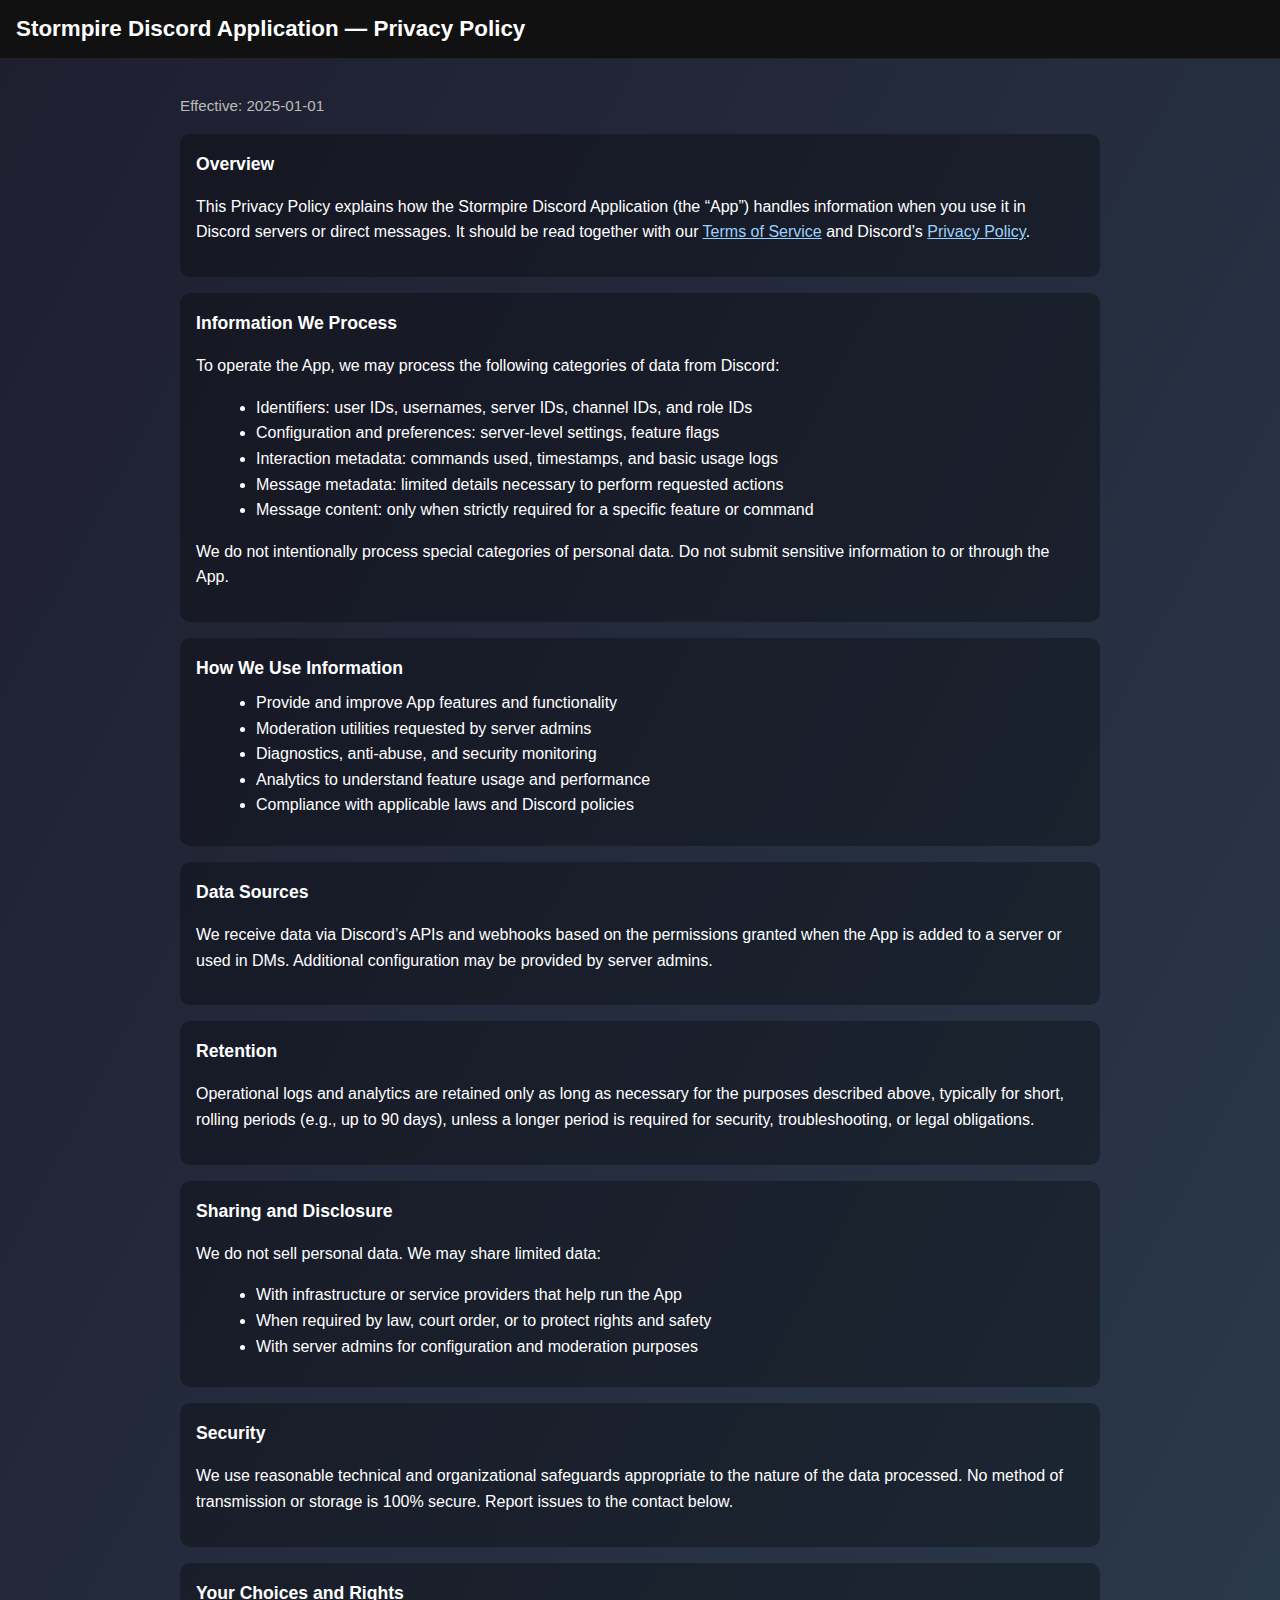
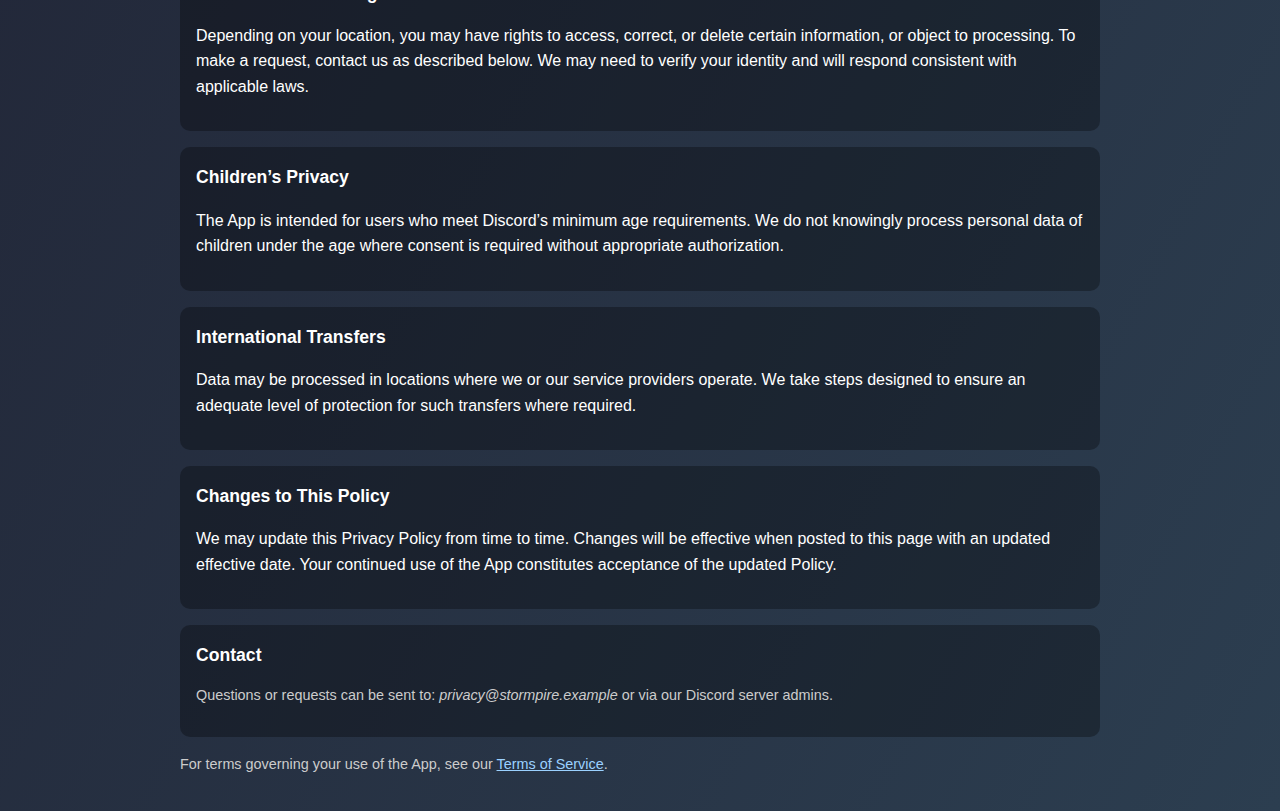
<file: privacy.html>
<!DOCTYPE html>
<html lang="en">
<head>
  <meta charset="UTF-8" />
  <meta name="viewport" content="width=device-width, initial-scale=1.0" />
  <title>Privacy Policy — Stormpire Discord Application</title>
  <style>
    body {
      font-family: Arial, sans-serif;
      background: linear-gradient(to bottom right, #1e1e2f, #2c3e50);
      color: #fff;
      margin: 0;
    }
    header {
      background-color: #111;
      padding: 1rem;
      border-bottom: 1px solid #222;
    }
    header h1 { margin: 0; font-size: 1.4rem; }
    main {
      max-width: 920px;
      margin: 0 auto;
      padding: 1.25rem;
      line-height: 1.6;
    }
    section { background: rgba(0,0,0,0.3); padding: 1rem; border-radius: 10px; margin-bottom: 1rem; }
    h2 { font-size: 1.1rem; margin: 0 0 0.5rem 0; }
    a { color: #9bd1ff; }
    .muted { color: #bbb; font-size: 0.95rem; }
    .small { font-size: 0.9rem; color: #ccc; }
    ul { margin: 0.25rem 0 0.75rem 1.25rem; }
  </style>
</head>
<body>
  <header>
    <h1>Stormpire Discord Application — Privacy Policy</h1>
  </header>
  <main>
    <p class="muted">Effective: 2025-01-01</p>

    <section>
      <h2>Overview</h2>
      <p>This Privacy Policy explains how the Stormpire Discord Application (the “App”) handles information when you use it in Discord servers or direct messages. It should be read together with our <a href="tos.html">Terms of Service</a> and Discord’s <a href="https://discord.com/privacy" target="_blank" rel="noopener">Privacy Policy</a>.</p>
    </section>

    <section>
      <h2>Information We Process</h2>
      <p>To operate the App, we may process the following categories of data from Discord:</p>
      <ul>
        <li>Identifiers: user IDs, usernames, server IDs, channel IDs, and role IDs</li>
        <li>Configuration and preferences: server‑level settings, feature flags</li>
        <li>Interaction metadata: commands used, timestamps, and basic usage logs</li>
        <li>Message metadata: limited details necessary to perform requested actions</li>
        <li>Message content: only when strictly required for a specific feature or command</li>
      </ul>
      <p>We do not intentionally process special categories of personal data. Do not submit sensitive information to or through the App.</p>
    </section>

    <section>
      <h2>How We Use Information</h2>
      <ul>
        <li>Provide and improve App features and functionality</li>
        <li>Moderation utilities requested by server admins</li>
        <li>Diagnostics, anti‑abuse, and security monitoring</li>
        <li>Analytics to understand feature usage and performance</li>
        <li>Compliance with applicable laws and Discord policies</li>
      </ul>
    </section>

    <section>
      <h2>Data Sources</h2>
      <p>We receive data via Discord’s APIs and webhooks based on the permissions granted when the App is added to a server or used in DMs. Additional configuration may be provided by server admins.</p>
    </section>

    <section>
      <h2>Retention</h2>
      <p>Operational logs and analytics are retained only as long as necessary for the purposes described above, typically for short, rolling periods (e.g., up to 90 days), unless a longer period is required for security, troubleshooting, or legal obligations.</p>
    </section>

    <section>
      <h2>Sharing and Disclosure</h2>
      <p>We do not sell personal data. We may share limited data:</p>
      <ul>
        <li>With infrastructure or service providers that help run the App</li>
        <li>When required by law, court order, or to protect rights and safety</li>
        <li>With server admins for configuration and moderation purposes</li>
      </ul>
    </section>

    <section>
      <h2>Security</h2>
      <p>We use reasonable technical and organizational safeguards appropriate to the nature of the data processed. No method of transmission or storage is 100% secure. Report issues to the contact below.</p>
    </section>

    <section>
      <h2>Your Choices and Rights</h2>
      <p>Depending on your location, you may have rights to access, correct, or delete certain information, or object to processing. To make a request, contact us as described below. We may need to verify your identity and will respond consistent with applicable laws.</p>
    </section>

    <section>
      <h2>Children’s Privacy</h2>
      <p>The App is intended for users who meet Discord’s minimum age requirements. We do not knowingly process personal data of children under the age where consent is required without appropriate authorization.</p>
    </section>

    <section>
      <h2>International Transfers</h2>
      <p>Data may be processed in locations where we or our service providers operate. We take steps designed to ensure an adequate level of protection for such transfers where required.</p>
    </section>

    <section>
      <h2>Changes to This Policy</h2>
      <p>We may update this Privacy Policy from time to time. Changes will be effective when posted to this page with an updated effective date. Your continued use of the App constitutes acceptance of the updated Policy.</p>
    </section>

    <section>
      <h2>Contact</h2>
      <p class="small">Questions or requests can be sent to: <em>privacy@stormpire.example</em> or via our Discord server admins.</p>
    </section>

    <p class="small">For terms governing your use of the App, see our <a href="tos.html">Terms of Service</a>.</p>
  </main>
</body>
</html>
</file>
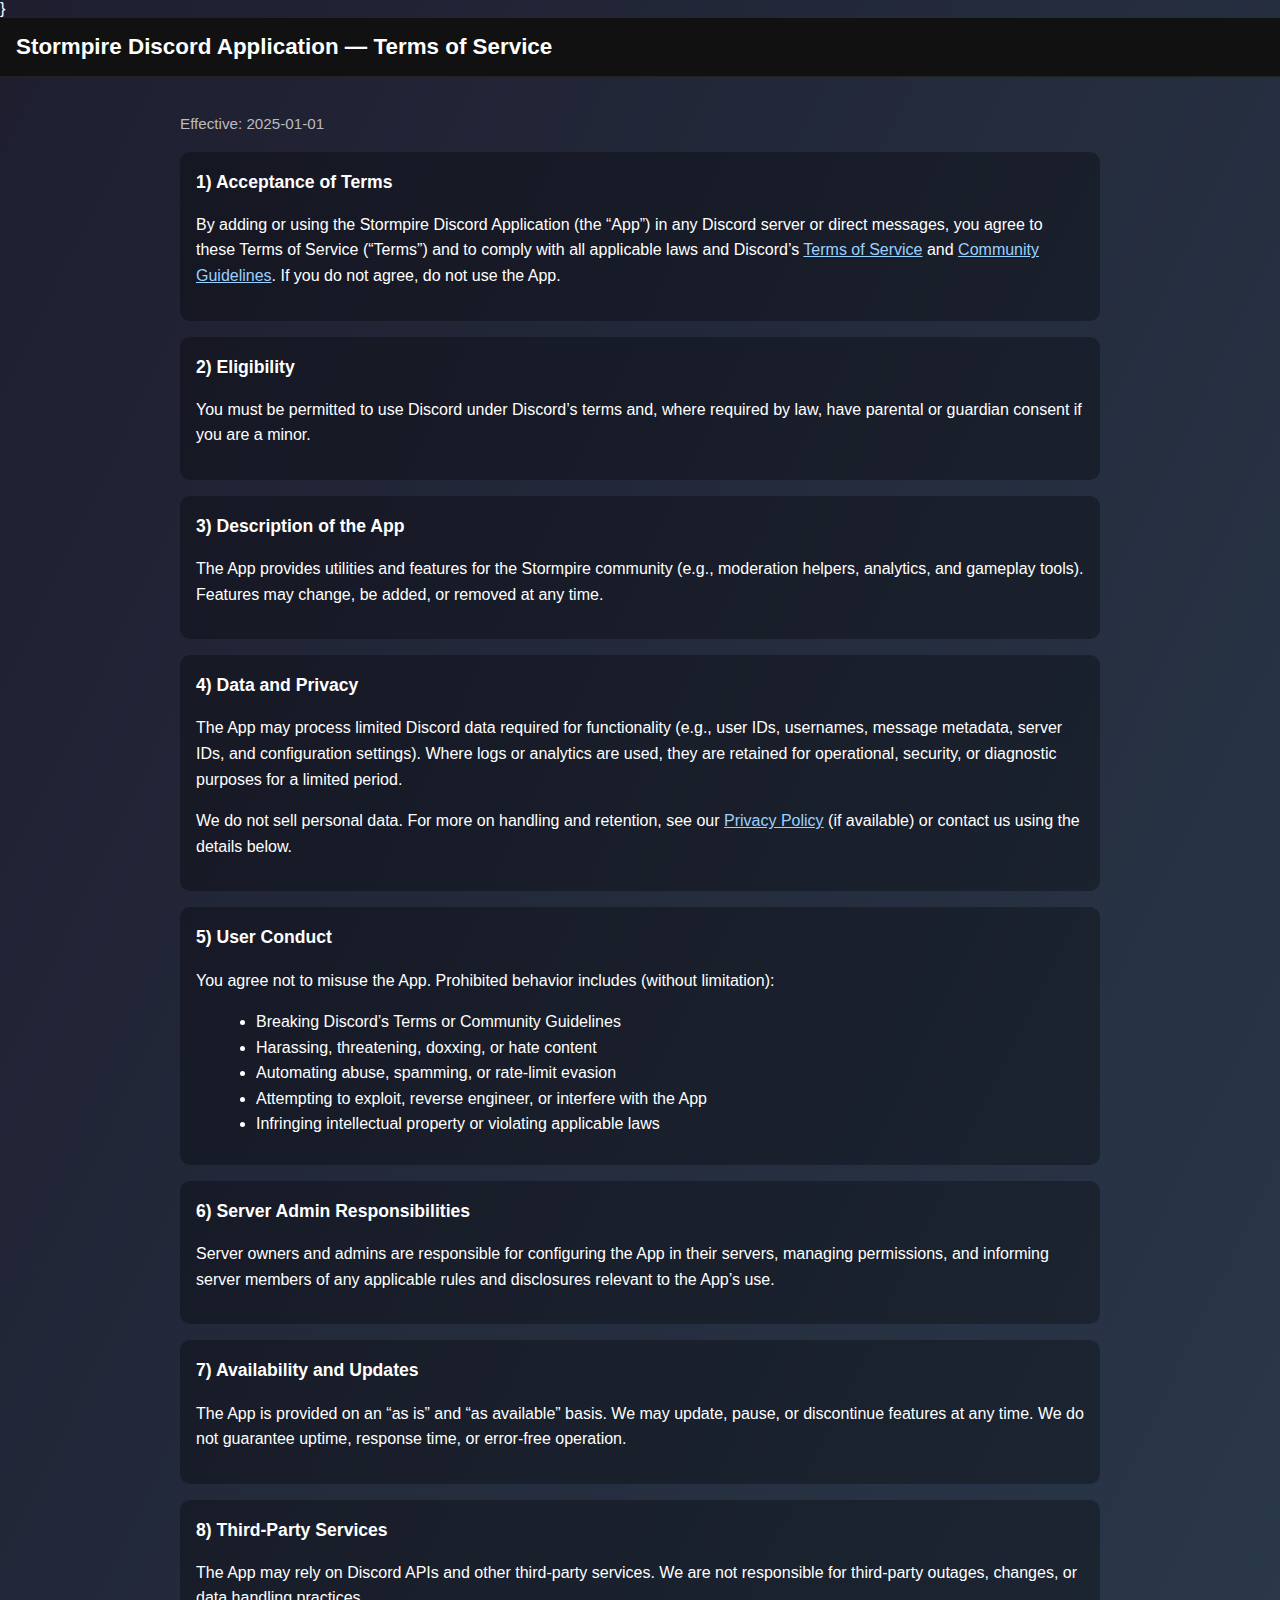
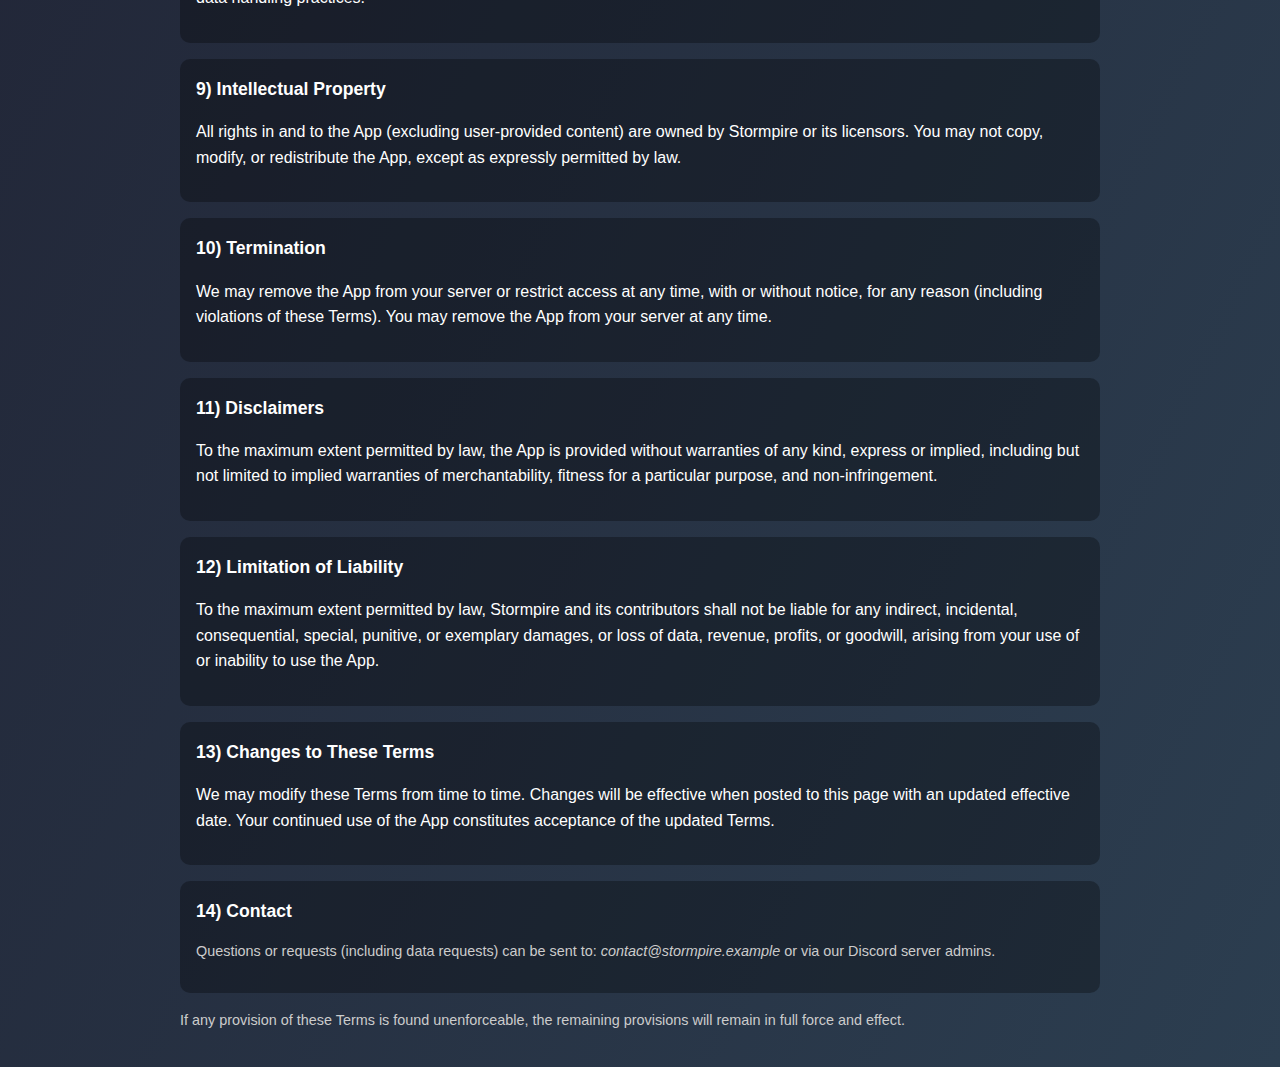
<file: tos.html>
<!DOCTYPE html>
<html lang="en">
<head>
  <meta charset="UTF-8" />
  <meta name="viewport" content="width=device-width, initial-scale=1.0" />
  <title>Terms of Service — Stormpire Discord Application</title>
  <style>
    body {
      font-family: Arial, sans-serif;
      background: linear-gradient(to bottom right, #1e1e2f, #2c3e50);
      color: #fff;
      margin: 0;
    }
    header {
      background-color: #111;
      padding: 1rem;
      border-bottom: 1px solid #222;
    }
    header h1 { margin: 0; font-size: 1.4rem; }
    main {
      max-width: 920px;
      margin: 0 auto;
      padding: 1.25rem;
      line-height: 1.6;
    }
    section { background: rgba(0,0,0,0.3); padding: 1rem; border-radius: 10px; margin-bottom: 1rem; }
    h2 { font-size: 1.1rem; margin: 0 0 0.5rem 0; }
    a { color: #9bd1ff; }
    .muted { color: #bbb; font-size: 0.95rem; }
    .small { font-size: 0.9rem; color: #ccc; }
    ul { margin: 0.25rem 0 0.75rem 1.25rem; }
  </style>
}</head>
<body>
  <header>
    <h1>Stormpire Discord Application — Terms of Service</h1>
  </header>
  <main>
    <p class="muted">Effective: 2025-01-01</p>

    <section>
      <h2>1) Acceptance of Terms</h2>
      <p>By adding or using the Stormpire Discord Application (the “App”) in any Discord server or direct messages, you agree to these Terms of Service (“Terms”) and to comply with all applicable laws and Discord’s <a href="https://discord.com/terms" target="_blank" rel="noopener">Terms of Service</a> and <a href="https://discord.com/guidelines" target="_blank" rel="noopener">Community Guidelines</a>. If you do not agree, do not use the App.</p>
    </section>

    <section>
      <h2>2) Eligibility</h2>
      <p>You must be permitted to use Discord under Discord’s terms and, where required by law, have parental or guardian consent if you are a minor.</p>
    </section>

    <section>
      <h2>3) Description of the App</h2>
      <p>The App provides utilities and features for the Stormpire community (e.g., moderation helpers, analytics, and gameplay tools). Features may change, be added, or removed at any time.</p>
    </section>

    <section>
      <h2>4) Data and Privacy</h2>
      <p>The App may process limited Discord data required for functionality (e.g., user IDs, usernames, message metadata, server IDs, and configuration settings). Where logs or analytics are used, they are retained for operational, security, or diagnostic purposes for a limited period.</p>
      <p>We do not sell personal data. For more on handling and retention, see our <a href="privacy.html">Privacy Policy</a> (if available) or contact us using the details below.</p>
    </section>

    <section>
      <h2>5) User Conduct</h2>
      <p>You agree not to misuse the App. Prohibited behavior includes (without limitation):</p>
      <ul>
        <li>Breaking Discord’s Terms or Community Guidelines</li>
        <li>Harassing, threatening, doxxing, or hate content</li>
        <li>Automating abuse, spamming, or rate‑limit evasion</li>
        <li>Attempting to exploit, reverse engineer, or interfere with the App</li>
        <li>Infringing intellectual property or violating applicable laws</li>
      </ul>
    </section>

    <section>
      <h2>6) Server Admin Responsibilities</h2>
      <p>Server owners and admins are responsible for configuring the App in their servers, managing permissions, and informing server members of any applicable rules and disclosures relevant to the App’s use.</p>
    </section>

    <section>
      <h2>7) Availability and Updates</h2>
      <p>The App is provided on an “as is” and “as available” basis. We may update, pause, or discontinue features at any time. We do not guarantee uptime, response time, or error‑free operation.</p>
    </section>

    <section>
      <h2>8) Third‑Party Services</h2>
      <p>The App may rely on Discord APIs and other third‑party services. We are not responsible for third‑party outages, changes, or data handling practices.</p>
    </section>

    <section>
      <h2>9) Intellectual Property</h2>
      <p>All rights in and to the App (excluding user‑provided content) are owned by Stormpire or its licensors. You may not copy, modify, or redistribute the App, except as expressly permitted by law.</p>
    </section>

    <section>
      <h2>10) Termination</h2>
      <p>We may remove the App from your server or restrict access at any time, with or without notice, for any reason (including violations of these Terms). You may remove the App from your server at any time.</p>
    </section>

    <section>
      <h2>11) Disclaimers</h2>
      <p>To the maximum extent permitted by law, the App is provided without warranties of any kind, express or implied, including but not limited to implied warranties of merchantability, fitness for a particular purpose, and non‑infringement.</p>
    </section>

    <section>
      <h2>12) Limitation of Liability</h2>
      <p>To the maximum extent permitted by law, Stormpire and its contributors shall not be liable for any indirect, incidental, consequential, special, punitive, or exemplary damages, or loss of data, revenue, profits, or goodwill, arising from your use of or inability to use the App.</p>
    </section>

    <section>
      <h2>13) Changes to These Terms</h2>
      <p>We may modify these Terms from time to time. Changes will be effective when posted to this page with an updated effective date. Your continued use of the App constitutes acceptance of the updated Terms.</p>
    </section>

    <section>
      <h2>14) Contact</h2>
      <p class="small">Questions or requests (including data requests) can be sent to: <em>contact@stormpire.example</em> or via our Discord server admins.</p>
    </section>

    <p class="small">If any provision of these Terms is found unenforceable, the remaining provisions will remain in full force and effect.</p>
  </main>
</body>
</html>
</file>
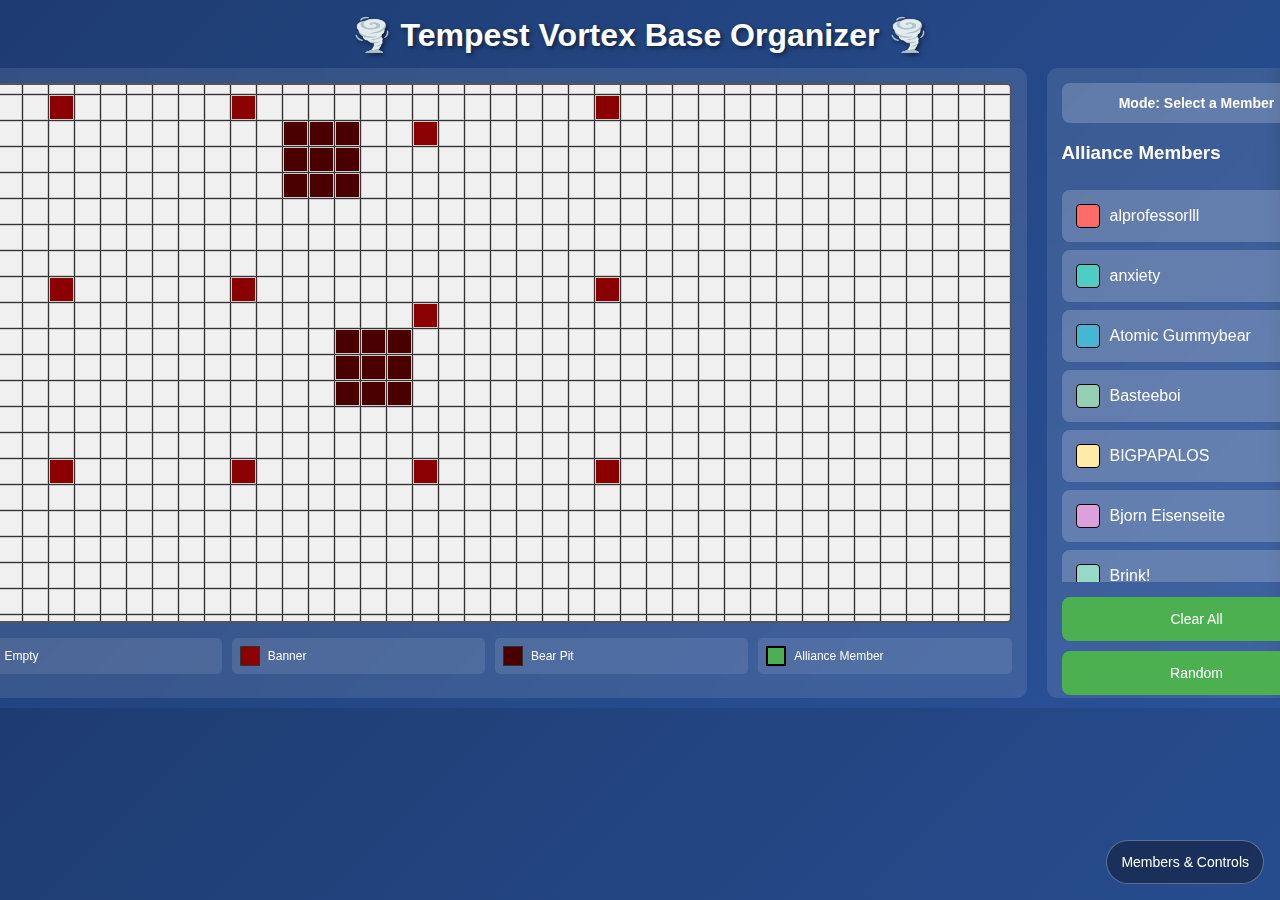
<file: vortex.html>
<!DOCTYPE html>
<html lang="en">
<head>
    <meta charset="UTF-8">
    <meta name="viewport" content="width=device-width, initial-scale=1.0, user-scalable=no">
    <title>Vortex Base Organizer</title>
    <style>
        * {
            box-sizing: border-box;
            -webkit-tap-highlight-color: transparent;
        }

        body {
            font-family: Arial, sans-serif;
            background: linear-gradient(135deg, #1e3c72, #2a5298);
            color: white;
            margin: 0;
            padding: 10px;
            overflow-x: hidden;
        }

        .container {
            max-width: 100%;
            margin: 0 auto;
        }

        h1 {
            text-align: center;
            text-shadow: 2px 2px 4px rgba(0,0,0,0.5);
            margin: 6px 0 14px 0;
            font-size: clamp(1.2rem, 3vw, 2rem);
        }

        .game-area {
            display: flex;
            flex-direction: column;
            gap: 20px;
        }

        /* Mobile-first responsive layout */
        @media (min-width: 768px) {
            .game-area {
                flex-direction: row;
                justify-content: center;
            }
        }

        .grid-container {
            background: rgba(255,255,255,0.1);
            padding: 15px;
            border-radius: 10px;
            backdrop-filter: blur(10px);
            order: 2;
        }

        @media (min-width: 768px) {
            .grid-container {
                order: 1;
            }
        }

        .grid-wrapper {
            position: relative;
            overflow: auto;
            max-height: 60vh;
            border: 2px solid #555;
            border-radius: 5px;
            background: #333;
            -webkit-overflow-scrolling: touch;
            touch-action: none; /* we handle gestures (two-finger pan, pinch) */
        }

        .grid {
            display: grid;
            grid-template-columns: repeat(40, 25px);
            grid-template-rows: repeat(40, 25px);
            gap: 1px;
            background: #333;
            min-width: fit-content;
        }

        /* Larger cells on mobile */
        @media (max-width: 767px) {
            .grid {
                grid-template-columns: repeat(40, 20px);
                grid-template-rows: repeat(40, 20px);
            }
        }

        .cell {
            background: #f0f0f0;
            border: 1px solid #ccc;
            cursor: pointer;
            transition: all 0.2s;
            width: 25px;
            height: 25px;
            box-sizing: border-box;
            touch-action: manipulation;
        }

        @media (max-width: 767px) {
            .cell {
                width: 20px;
                height: 20px;
            }
        }

        .cell:hover, .cell:active {
            background: #e0e0e0;
        }

        .obstacle-1x1 {
            background: #8B0000 !important;
            cursor: not-allowed !important;
        }

        .obstacle-3x3 {
            background: #4B0000 !important;
            cursor: not-allowed !important;
        }

        .placed-block {
            color: white;
            display: flex;
            align-items: center;
            justify-content: center;
            font-size: 7px;
            font-weight: bold;
            text-shadow: 1px 1px 2px rgba(0,0,0,0.7);
            /* border: 2px solid #000 !important; */
            cursor: pointer !important;
            position: relative;
        }

        @media (max-width: 767px) {
            .placed-block {
                font-size: 6px;
            }
        }

        .placed-block:hover, .placed-block:active {
            filter: brightness(1.2);
            transform: scale(1.05);
        }

        .preview {
            background: rgba(76, 175, 80, 0.5) !important;
            border: 2px dashed #4CAF50 !important;
        }

        .invalid-preview {
            background: rgba(244, 67, 54, 0.5) !important;
            border: 2px dashed #f44336 !important;
        }

        .controls {
            background: rgba(255,255,255,0.1);
            padding: 15px;
            border-radius: 10px;
            backdrop-filter: blur(10px);
            order: 1;
        }

        @media (min-width: 768px) {
            .controls {
                min-width: 300px;
                max-height: 70vh;
                overflow-y: auto;
                order: 2;
            }
        }

        /* Mobile flyout drawer for controls */
        @media (max-width: 767px) {
            .controls {
                position: fixed;
                top: 0;
                left: 0;
                height: 100vh;
                width: 80vw;
                max-width: 340px;
                overflow-y: auto;
                -webkit-overflow-scrolling: touch; /* smooth finger scrolling */
                overscroll-behavior: contain;
                transform: translateX(-100%);
                transition: transform 0.25s ease-out;
                z-index: 1001;
                box-shadow: 2px 0 12px rgba(0,0,0,0.3);
            }
            .controls.open {
                transform: translateX(0);
            }
            .drawer-toggle-btn {
                display: inline-flex;
                position: fixed;
                bottom: 16px;
                right: 16px;
                z-index: 1002;
                background: rgba(255,255,255,0.2);
                color: #fff;
                border: 1px solid rgba(255,255,255,0.3);
                border-radius: 24px;
                padding: 10px 14px;
                font-size: 14px;
                backdrop-filter: blur(10px);
            }
            .overlay {
                position: fixed;
                inset: 0;
                background: rgba(0,0,0,0.4);
                z-index: 1000;
                display: none;
            }
            .overlay.show {
                display: block;
            }
        }

        .member-list {
            max-height: 250px;
            overflow-y: auto;
            margin-bottom: 15px;
            -webkit-overflow-scrolling: touch;
            touch-action: pan-y; /* allow vertical finger scrolling */
        }

        @media (min-width: 768px) {
            .member-list {
                max-height: 400px;
            }
        }

        .member-item {
            background: rgba(255,255,255,0.2);
            margin: 8px 0;
            padding: 12px;
            border-radius: 8px;
            cursor: pointer;
            transition: all 0.2s;
            border: 2px solid transparent;
            display: flex;
            align-items: center;
            gap: 10px;
            touch-action: manipulation;
            min-height: 44px; /* iOS touch target minimum */
        }

        .member-color {
            width: 24px;
            height: 24px;
            border-radius: 4px;
            border: 1px solid #000;
            flex-shrink: 0;
        }

        .member-item:hover, .member-item:active {
            background: rgba(255,255,255,0.3);
        }

        .member-item.selected {
            border-color: #4CAF50;
            background: rgba(76, 175, 80, 0.3);
        }

        .member-item.placed {
            background: rgba(100,100,100,0.3);
            opacity: 0.8;
        }

        /* Drawer toggle button: visible and fixed */
        .drawer-toggle-btn {
            display: inline-flex;
            align-items: center;
            gap: 8px;
            position: fixed;
            bottom: 16px;
            right: 16px;
            z-index: 1002;
            background: rgba(0,0,0,0.35);
            color: #fff;
            border: 1px solid rgba(255,255,255,0.3);
            border-radius: 24px;
            padding: 10px 14px;
            font-size: 14px;
            backdrop-filter: blur(10px);
        }

        .buttons {
            display: grid;
            grid-template-columns: 1fr;
            gap: 10px;
        }

        @media (min-width: 480px) {
            .buttons {
                grid-template-columns: 1fr 1fr;
            }
        }

        @media (min-width: 768px) {
            .buttons {
                grid-template-columns: 1fr;
            }
        }

        button {
            background: #4CAF50;
            color: white;
            border: none;
            padding: 12px 15px;
            border-radius: 8px;
            cursor: pointer;
            font-size: 14px;
            transition: background 0.2s;
            touch-action: manipulation;
            min-height: 44px; /* iOS touch target minimum */
        }

        button:hover, button:active {
            background: #45a049;
        }

        button:disabled {
            background: #666;
            cursor: not-allowed;
        }

        .info {
            margin-top: 15px;
            padding: 12px;
            background: rgba(255,255,255,0.1);
            border-radius: 8px;
            font-size: 14px;
        }

        .legend {
            display: grid;
            grid-template-columns: repeat(auto-fit, minmax(120px, 1fr));
            gap: 10px;
            margin-top: 15px;
        }

        .legend-item {
            display: flex;
            align-items: center;
            gap: 8px;
            font-size: 12px;
            background: rgba(255,255,255,0.1);
            padding: 8px;
            border-radius: 5px;
        }

        .legend-color {
            width: 20px;
            height: 20px;
            border: 1px solid #333;
            flex-shrink: 0;
        }

        .mode-indicator {
            background: rgba(255,255,255,0.2);
            padding: 12px;
            border-radius: 8px;
            margin-bottom: 15px;
            text-align: center;
            font-weight: bold;
            font-size: 14px;
        }

        .mode-place {
            background: rgba(76, 175, 80, 0.3);
        }

        .mode-move {
            background: rgba(255, 152, 0, 0.3);
        }

        /* Mobile zoom controls */
        .zoom-controls {
            display: flex;
            justify-content: center;
            gap: 10px;
            margin-bottom: 10px;
        }

        @media (min-width: 768px) {
            .zoom-controls {
                display: none;
            }
        }

        .zoom-btn {
            background: rgba(255,255,255,0.2);
            border: 1px solid rgba(255,255,255,0.3);
            color: white;
            width: 40px;
            height: 40px;
            border-radius: 50%;
            font-size: 18px;
            display: flex;
            align-items: center;
            justify-content: center;
        }

        /* Touch feedback */
        .cell:active, .member-item:active, button:active {
            transform: scale(0.95);
        }

        /* Scrollbar styling for mobile */
        .grid-wrapper::-webkit-scrollbar,
        .member-list::-webkit-scrollbar {
            width: 8px;
            height: 8px;
        }

        .grid-wrapper::-webkit-scrollbar-track,
        .member-list::-webkit-scrollbar-track {
            background: rgba(255,255,255,0.1);
            border-radius: 4px;
        }

        .grid-wrapper::-webkit-scrollbar-thumb,
        .member-list::-webkit-scrollbar-thumb {
            background: rgba(255,255,255,0.3);
            border-radius: 4px;
        }

        /* Loading indicator */
        .loading {
            text-align: center;
            padding: 20px;
            font-size: 16px;
        }

        /* Prevent text selection on mobile */
        .grid, .member-item, button {
            -webkit-user-select: none;
            -moz-user-select: none;
            -ms-user-select: none;
            user-select: none;
        }
    </style>
</head>
<body>
    <div class="container">
        <h1>🌪️ Tempest Vortex Base Organizer 🌪️</h1>
        
        <div class="game-area">
            <div class="grid-container">
                <div class="zoom-controls">
                    <button class="zoom-btn" id="zoomOut">−</button>
                    <button class="zoom-btn" id="zoomIn">+</button>
                    <button class="zoom-btn" id="zoomReset">⌂</button>
                </div>
                <div id="gridWrapper" class="grid-wrapper">
                    <div id="grid" class="grid"></div>
                </div>
                <div class="legend">
                    <div class="legend-item">
                        <div class="legend-color" style="background: #f0f0f0;"></div>
                        <span>Empty</span>
                    </div>
                    <div class="legend-item">
                        <div class="legend-color" style="background: #8B0000;"></div>
                        <span>Banner</span>
                    </div>
                    <div class="legend-item">
                        <div class="legend-color" style="background: #4B0000;"></div>
                        <span>Bear Pit</span>
                    </div>
                    <div class="legend-item">
                        <div class="legend-color" style="background: #4CAF50; border: 2px solid #000;"></div>
                        <span>Alliance Member</span>
                    </div>
                </div>
            </div>

            <div id="overlay" class="overlay"></div>
            <button id="openMembersBtn" class="drawer-toggle-btn" aria-controls="controlsDrawer" aria-expanded="false">Members & Controls</button>
            <div id="controlsDrawer" class="controls" aria-hidden="true">
                <div id="modeIndicator" class="mode-indicator">
                    Mode: Select a Member
                </div>

                <h3>Alliance Members</h3>
                <div id="memberList" class="member-list"></div>
                
                <div class="buttons">
                    <button id="clearBtn">Clear All</button>
                    <button id="randomBtn">Random</button>
                    <button id="resetObstaclesBtn">Reset</button>
                    <button id="centerGridBtn">Center Grid</button>
                </div>

                <div class="info">
                    <div><strong>Selected:</strong> <span id="selectedMember">None</span></div>
                    <div><strong>Placed:</strong> <span id="placedCount">0</span> / <span id="totalCount">0</span></div>
                    <div style="margin-top: 10px; font-size: 12px;">
                        <strong>📱 Mobile:</strong> Tap member → Tap grid to place<br>
                        <strong>🖱️ Desktop:</strong> Click member → Click grid to place
                    </div>
                </div>
            </div>
        </div>
    </div>

    <script>
        class VortexOrganizer {
            constructor() {
                // Editable clan member list
                this.clanMembers = [
                    'alprofessorlll','anxiety','Atomic Gummybear','Basteeboi','BIGPAPALOS','Bjorn Eisenseite','Brink!','cam0','Coop','crosad','Daffa','Dahlia','Defender','Dexter','Dirty_Work','Dmitch','Doc','Edward_elric','EggHo','Fes','Flameheart','iGrobi','Junebug','Kaiden','Keane','KilLua_20','Kingship Men','KingZ','Kirk Lazarus','kstl836','Kylar Stern','Lekot','LiveLight','Lord Montblanc','Lord Rocking','Lord Tiger','LordFarQuat','Loreii','Lost Soul','Lostine Lad','Marigon','Meeps','Millie 23','MostValuedPrick','Music','Newworldorder','Nightmare','NoFear','NoMana','Odd','Opt2mst','Paracelsus','Pimpchicken','Prince Charming','Princess P','PYR8HD','Quan','QuiJonGin','Ramschackle','RaptoR','Realm','Rebula','Roland','Rucksackzl4','Rush','rush','SARICICEK','Sassquatch','Scar','Sinzargi','Skull6O','SnoweR','SpankyMo','Talon9','Taxha','Teleplayer','Toast1904','Tom Killer','TomTom','TuPutaMadreoG','Vaxo','WhiteGhost','Wiamilovich','Wise Purrlord','WorkHardPlayHard','XhK','y2kris99','Yahya','Zephyray','سعور','가시3','乂阿志乂','冷面佛','古魂Soul'

                ];

                // Generate unique colors for each member
                this.memberColors = this.generateMemberColors();

                // Editable obstacles configuration
                this.obstacles = {
                    // 1x1 obstacles (small structures, pillars, etc.)
                    small: [
                        {x: 10, y: 3}, {x: 17, y: 4}, 
                        {x: 3, y: 10}, {x: 10, y: 10}, {x: 17, y: 11}, {x: 24, y: 10},
                        {x: 3, y: 17}, {x: 10, y: 17}, {x: 17, y: 18}, {x: 24, y: 17},
                        {x: 3, y: 24}, {x: 10, y: 24}, {x: 17, y: 24}, {x: 24, y: 24},
                        {x: 3, y: 31}, {x: 10, y: 31}, {x: 17, y: 31}, {x: 24, y: 31},
                    ],
                    // 3x3 obstacles (large structures, command centers, etc.)
                    large: [
                        {x: 14, y: 19},   // Bear Trap 1
                        {x: 12, y: 11}, // Bear Trap 2
                    ]
                };

                this.gridSize = 40;
                this.selectedMember = null;
                this.movingMember = null;
                this.placedMembers = new Map(); // member -> {x, y}
                this.grid = [];
                this.zoomLevel = 1;
                this.isMobile = window.innerWidth <= 767;
                this.gesture = {
                    active: false,
                    startDistance: 0,
                    lastDistance: 0,
                    startMid: { x: 0, y: 0 },
                    lastMid: { x: 0, y: 0 },
                };
                this.tapStart = null;
                
                this.initializeGrid();
                this.setupEventListeners();
                this.renderMemberList();
                this.updateInfo();
                this.centerGrid();
            }

            generateMemberColors() {
                const colors = {};
                const baseColors = [
                    '#FF6B6B', '#4ECDC4', '#45B7D1', '#96CEB4', '#FFEAA7',
                    '#DDA0DD', '#98D8C8', '#F7DC6F', '#BB8FCE', '#85C1E9',
                    '#F8C471', '#82E0AA', '#F1948A', '#85C1E9', '#F4D03F',
                    '#AED6F1', '#A9DFBF', '#F9E79F', '#D7BDE2', '#A3E4D7',
                    '#FFB347', '#87CEEB', '#DDA0DD', '#F0E68C', '#98FB98',
                    '#FFE4E1', '#B0E0E6', '#FFDAB9'
                ];

                this.clanMembers.forEach((member, index) => {
                    colors[member] = baseColors[index % baseColors.length];
                });

                return colors;
            }

            initializeGrid() {
                const gridElement = document.getElementById('grid');
                gridElement.innerHTML = '';
                
                // Initialize grid data structure
                this.grid = Array(this.gridSize).fill().map(() => Array(this.gridSize).fill(null));
                
                // Place obstacles
                this.placeObstacles();
                
                // Create grid cells
                for (let y = 0; y < this.gridSize; y++) {
                    for (let x = 0; x < this.gridSize; x++) {
                        const cell = document.createElement('div');
                        cell.className = 'cell';
                        cell.dataset.x = x;
                        cell.dataset.y = y;
                        
                        if (this.grid[y][x] === 'obstacle-1x1') {
                            cell.classList.add('obstacle-1x1');
                        } else if (this.grid[y][x] === 'obstacle-3x3') {
                            cell.classList.add('obstacle-3x3');
                        }
                        
                        gridElement.appendChild(cell);
                    }
                }
            }

            placeObstacles() {
                // Place 1x1 obstacles
                this.obstacles.small.forEach(obs => {
                    if (obs.x >= 0 && obs.x < this.gridSize && obs.y >= 0 && obs.y < this.gridSize) {
                        this.grid[obs.y][obs.x] = 'obstacle-1x1';
                    }
                });

                // Place 3x3 obstacles
                this.obstacles.large.forEach(obs => {
                    for (let dy = 0; dy < 3; dy++) {
                        for (let dx = 0; dx < 3; dx++) {
                            const x = obs.x + dx;
                            const y = obs.y + dy;
                            if (x >= 0 && x < this.gridSize && y >= 0 && y < this.gridSize) {
                                this.grid[y][x] = 'obstacle-3x3';
                            }
                        }
                    }
                });
            }

            setupEventListeners() {
                // Grid click/touch handler
                document.getElementById('grid').addEventListener('click', (e) => {
                    if (e.target.classList.contains('cell')) {
                        const x = parseInt(e.target.dataset.x);
                        const y = parseInt(e.target.dataset.y);
                        this.handleCellClick(x, y);
                    }
                });

                // Touch events for mobile
                if (this.isMobile) {
                    const grid = document.getElementById('grid');
                    grid.addEventListener('touchstart', (e) => {
                        if (e.touches.length === 1) {
                            const t = e.touches[0];
                            this.tapStart = { x: t.clientX, y: t.clientY, time: Date.now() };
                        } else {
                            this.tapStart = null;
                        }
                    }, { passive: true });

                    grid.addEventListener('touchend', (e) => {
                        // Handle single-finger tap-to-place
                        if (this.gesture.active) return;
                        if (e.touches.length === 0 && e.changedTouches.length === 1 && this.tapStart) {
                            const t = e.changedTouches[0];
                            const dt = Date.now() - this.tapStart.time;
                            const dx = t.clientX - this.tapStart.x;
                            const dy = t.clientY - this.tapStart.y;
                            const moved = Math.hypot(dx, dy);
                            if (dt < 300 && moved < 10) {
                                const element = document.elementFromPoint(t.clientX, t.clientY);
                                if (element && element.classList.contains('cell')) {
                                    const x = parseInt(element.dataset.x);
                                    const y = parseInt(element.dataset.y);
                                    this.handleCellClick(x, y);
                                }
                            }
                        }
                        this.tapStart = null;
                    }, { passive: true });
                }

                // Grid hover handler for desktop preview
                if (!this.isMobile) {
                    document.getElementById('grid').addEventListener('mouseover', (e) => {
                        if (e.target.classList.contains('cell')) {
                            const x = parseInt(e.target.dataset.x);
                            const y = parseInt(e.target.dataset.y);
                            
                            if (this.selectedMember || this.movingMember) {
                                this.showPreview(x, y);
                            }
                        }
                    });

                    document.getElementById('grid').addEventListener('mouseout', () => {
                        this.clearPreview();
                    });
                }

                // Button handlers
                document.getElementById('clearBtn').addEventListener('click', () => {
                    this.clearAllPlacements();
                });

                document.getElementById('randomBtn').addEventListener('click', () => {
                    this.randomPlacement();
                });

                document.getElementById('resetObstaclesBtn').addEventListener('click', () => {
                    this.resetObstacles();
                });

                document.getElementById('centerGridBtn').addEventListener('click', () => {
                    this.centerGrid();
                });

                // Zoom controls for mobile
                document.getElementById('zoomIn').addEventListener('click', () => {
                    this.zoomGrid(1.2);
                });

                document.getElementById('zoomOut').addEventListener('click', () => {
                    this.zoomGrid(0.8);
                });

                document.getElementById('zoomReset').addEventListener('click', () => {
                    this.resetZoom();
                });

                // Handle orientation change
                window.addEventListener('orientationchange', () => {
                    setTimeout(() => {
                        this.centerGrid();
                    }, 100);
                });

                // Handle resize
                window.addEventListener('resize', () => {
                    this.isMobile = window.innerWidth <= 767;
                });

                // Two-finger pan and pinch on grid wrapper (mobile)
                const gridWrapper = document.getElementById('gridWrapper');
                const getMidpoint = (t1, t2) => ({ x: (t1.clientX + t2.clientX) / 2, y: (t1.clientY + t2.clientY) / 2 });
                const getDistance = (t1, t2) => Math.hypot(t2.clientX - t1.clientX, t2.clientY - t1.clientY);

                const clientToContent = (clientX, clientY) => {
                    const rect = gridWrapper.getBoundingClientRect();
                    const offsetX = clientX - rect.left + gridWrapper.scrollLeft;
                    const offsetY = clientY - rect.top + gridWrapper.scrollTop;
                    return { x: offsetX / this.zoomLevel, y: offsetY / this.zoomLevel };
                };

                gridWrapper.addEventListener('touchstart', (e) => {
                    if (e.touches.length === 2) {
                        e.preventDefault();
                        const [t1, t2] = [e.touches[0], e.touches[1]];
                        this.gesture.active = true;
                        this.gesture.startDistance = getDistance(t1, t2);
                        this.gesture.lastDistance = this.gesture.startDistance;
                        this.gesture.startMid = getMidpoint(t1, t2);
                        this.gesture.lastMid = this.gesture.startMid;
                        // Anchor content point under midpoint
                        this.gesture.anchorContent = clientToContent(this.gesture.startMid.x, this.gesture.startMid.y);
                    }
                }, { passive: false });

                gridWrapper.addEventListener('touchmove', (e) => {
                    if (this.gesture.active && e.touches.length === 2) {
                        e.preventDefault();
                        const [t1, t2] = [e.touches[0], e.touches[1]];
                        const mid = getMidpoint(t1, t2);
                        const dist = getDistance(t1, t2);

                        // Pan by midpoint delta
                        const dx = mid.x - this.gesture.lastMid.x;
                        const dy = mid.y - this.gesture.lastMid.y;
                        gridWrapper.scrollLeft -= dx;
                        gridWrapper.scrollTop -= dy;

                        // Pinch zoom
                        const scaleChange = dist / this.gesture.lastDistance;
                        if (scaleChange && isFinite(scaleChange)) {
                            const prev = this.zoomLevel;
                            this.zoomGrid(scaleChange);
                            const next = this.zoomLevel;
                            if (next !== prev) {
                                // Keep content under fingers stable
                                const rect = gridWrapper.getBoundingClientRect();
                                const midClient = mid;
                                const targetScrollLeft = this.gesture.anchorContent.x * next - (midClient.x - rect.left);
                                const targetScrollTop = this.gesture.anchorContent.y * next - (midClient.y - rect.top);
                                gridWrapper.scrollLeft = targetScrollLeft;
                                gridWrapper.scrollTop = targetScrollTop;
                            }
                        }

                        this.gesture.lastMid = mid;
                        this.gesture.lastDistance = dist;
                    }
                }, { passive: false });

                const endGesture = () => {
                    this.gesture.active = false;
                    this.gesture.startDistance = 0;
                    this.gesture.lastDistance = 0;
                    this.gesture.startMid = { x: 0, y: 0 };
                    this.gesture.lastMid = { x: 0, y: 0 };
                    this.gesture.anchorContent = null;
                };

                gridWrapper.addEventListener('touchend', (e) => {
                    if (e.touches.length < 2 && this.gesture.active) endGesture();
                });
                gridWrapper.addEventListener('touchcancel', () => endGesture());

                // Drawer (flyout) toggle handlers
                const drawer = document.getElementById('controlsDrawer');
                const overlay = document.getElementById('overlay');
                const openBtn = document.getElementById('openMembersBtn');
                const setDrawer = (open) => {
                    if (open) {
                        drawer.classList.add('open');
                        drawer.setAttribute('aria-hidden', 'false');
                        overlay.classList.add('show');
                        openBtn.setAttribute('aria-expanded', 'true');
                    } else {
                        drawer.classList.remove('open');
                        drawer.setAttribute('aria-hidden', 'true');
                        overlay.classList.remove('show');
                        openBtn.setAttribute('aria-expanded', 'false');
                    }
                };
                // expose to instance so selectMember can close it
                this.setDrawer = setDrawer;
                openBtn.addEventListener('click', () => setDrawer(!drawer.classList.contains('open')));
                overlay.addEventListener('click', () => setDrawer(false));
                // Close drawer after selecting a member (mobile UX)
                document.getElementById('memberList').addEventListener('click', () => {
                    if (window.innerWidth <= 767) setDrawer(false);
                });
            }

            renderMemberList() {
                const listElement = document.getElementById('memberList');
                listElement.innerHTML = '';

                this.clanMembers.forEach(member => {
                    const item = document.createElement('div');
                    item.className = 'member-item';
                    
                    const colorDiv = document.createElement('div');
                    colorDiv.className = 'member-color';
                    colorDiv.style.backgroundColor = this.memberColors[member];
                    
                    const nameSpan = document.createElement('span');
                    nameSpan.textContent = member;
                    
                    item.appendChild(colorDiv);
                    item.appendChild(nameSpan);
                    
                    if (this.placedMembers.has(member)) {
                        item.classList.add('placed');
                    }
                    
                    if (this.selectedMember === member) {
                        item.classList.add('selected');
                    }

                    item.addEventListener('click', () => {
                        this.selectMember(member);
                    });

                    listElement.appendChild(item);
                });
            }

            selectMember(member) {
                if (this.placedMembers.has(member)) {
                    // If member is already placed, enter move mode
                    this.movingMember = member;
                    this.selectedMember = null;
                    this.removeMemberFromGrid(member);
                    this.updateModeIndicator('move', member);
                } else {
                    // If member is not placed, enter place mode
                    this.selectedMember = member;
                    this.movingMember = null;
                    this.updateModeIndicator('place', member);
                }
                this.renderMemberList();
                this.updateInfo();
                // Close drawer on mobile after selecting a member
                if (this.isMobile && this.setDrawer) {
                    this.setDrawer(false);
                }
            }

            removeMemberFromGrid(member) {
                const position = this.placedMembers.get(member);
                if (position) {
                    // Clear the 2x2 area
                    for (let dy = 0; dy < 2; dy++) {
                        for (let dx = 0; dx < 2; dx++) {
                            this.grid[position.y + dy][position.x + dx] = null;
                        }
                    }
                    this.placedMembers.delete(member);
                    this.renderGrid();
                }
            }

            handleCellClick(x, y) {
                const member = this.selectedMember || this.movingMember;
                if (!member) {
                    // Check if clicking on a placed member to move them
                    const clickedMember = this.getMemberAtPosition(x, y);
                    if (clickedMember) {
                        this.selectMember(clickedMember);
                    }
                    return;
                }
                
                if (this.canPlaceBlock(x, y)) {
                    this.placeBlock(x, y, member);
                    this.placedMembers.set(member, {x, y});
                    this.selectedMember = null;
                    this.movingMember = null;
                    this.renderMemberList();
                    this.updateInfo();
                    this.clearPreview();
                    this.updateModeIndicator('none');
                } else if (this.isMobile) {
                    // Show brief feedback on mobile for invalid placement
                    this.showInvalidPlacementFeedback(x, y);
                }
            }

            showInvalidPlacementFeedback(x, y) {
                // Brief visual feedback for invalid placement on mobile
                for (let dy = 0; dy < 2; dy++) {
                    for (let dx = 0; dx < 2; dx++) {
                        const newX = x + dx;
                        const newY = y + dy;
                        
                        if (newX < this.gridSize && newY < this.gridSize) {
                            const cell = document.querySelector(`[data-x="${newX}"][data-y="${newY}"]`);
                            if (cell) {
                                cell.classList.add('invalid-preview');
                                setTimeout(() => {
                                    cell.classList.remove('invalid-preview');
                                }, 500);
                            }
                        }
                    }
                }
            }

            getMemberAtPosition(x, y) {
                const cellContent = this.grid[y] && this.grid[y][x];
                if (cellContent && !cellContent.startsWith('obstacle')) {
                    return cellContent;
                }
                return null;
            }

            canPlaceBlock(x, y) {
                // Check if 2x2 block can be placed at position (x, y)
                for (let dy = 0; dy < 2; dy++) {
                    for (let dx = 0; dx < 2; dx++) {
                        const newX = x + dx;
                        const newY = y + dy;
                        
                        // Check bounds
                        if (newX >= this.gridSize || newY >= this.gridSize) {
                            return false;
                        }
                        
                        // Check if cell is occupied
                        if (this.grid[newY][newX] !== null) {
                            return false;
                        }
                    }
                }
                return true;
            }

            placeBlock(x, y, member) {
                // Place 2x2 block
                for (let dy = 0; dy < 2; dy++) {
                    for (let dx = 0; dx < 2; dx++) {
                        this.grid[y + dy][x + dx] = member;
                    }
                }
                this.renderGrid();
            }

            renderGrid() {
                const cells = document.querySelectorAll('.cell');
                cells.forEach(cell => {
                    const x = parseInt(cell.dataset.x);
                    const y = parseInt(cell.dataset.y);
                    const content = this.grid[y][x];
                    
                    // Reset classes
                    cell.className = 'cell';
                    cell.textContent = '';
                    cell.style.backgroundColor = '';
                    
                    if (content === 'obstacle-1x1') {
                        cell.classList.add('obstacle-1x1');
                    } else if (content === 'obstacle-3x3') {
                        cell.classList.add('obstacle-3x3');
                    } else if (content && !content.startsWith('obstacle')) {
                        cell.classList.add('placed-block');
                        cell.style.backgroundColor = this.memberColors[content];
                        cell.textContent = content.split(' ')[0]; // Show first word of name
                        cell.title = content; // Show full name on hover
                    }
                });
            }

            showPreview(x, y) {
                this.clearPreview();
                
                const member = this.selectedMember || this.movingMember;
                if (!member) return;
                
                const canPlace = this.canPlaceBlock(x, y);
                const previewClass = canPlace ? 'preview' : 'invalid-preview';
                
                for (let dy = 0; dy < 2; dy++) {
                    for (let dx = 0; dx < 2; dx++) {
                        const newX = x + dx;
                        const newY = y + dy;
                        
                        if (newX < this.gridSize && newY < this.gridSize) {
                            const cell = document.querySelector(`[data-x="${newX}"][data-y="${newY}"]`);
                            if (cell && !cell.classList.contains('obstacle-1x1') && !cell.classList.contains('obstacle-3x3') && !cell.classList.contains('placed-block')) {
                                cell.classList.add(previewClass);
                            }
                        }
                    }
                }
            }

            clearPreview() {
                document.querySelectorAll('.preview, .invalid-preview').forEach(cell => {
                    cell.classList.remove('preview', 'invalid-preview');
                });
            }

            updateModeIndicator(mode, member = null) {
                const indicator = document.getElementById('modeIndicator');
                indicator.className = 'mode-indicator';
                
                switch(mode) {
                    case 'place':
                        indicator.classList.add('mode-place');
                        indicator.textContent = `Mode: Place ${member}`;
                        break;
                    case 'move':
                        indicator.classList.add('mode-move');
                        indicator.textContent = `Mode: Move ${member}`;
                        break;
                    default:
                        indicator.textContent = 'Mode: Select a Member';
                }
            }

            zoomGrid(factor) {
                this.zoomLevel *= factor;
                this.zoomLevel = Math.max(0.5, Math.min(3, this.zoomLevel)); // Limit zoom range
                
                const grid = document.getElementById('grid');
                
                grid.style.transform = `scale(${this.zoomLevel})`;
                grid.style.transformOrigin = 'top left';
            }

            resetZoom() {
                this.zoomLevel = 1;
                const grid = document.getElementById('grid');
                grid.style.transform = 'scale(1)';
                this.centerGrid();
            }

            centerGrid() {
                const gridWrapper = document.getElementById('gridWrapper');
                const grid = document.getElementById('grid');
                
                // Calculate center position
                setTimeout(() => {
                    const wrapperRect = gridWrapper.getBoundingClientRect();
                    const gridRect = grid.getBoundingClientRect();
                    const centerX = (gridRect.width - wrapperRect.width) / 2;
                    const centerY = (gridRect.height - wrapperRect.height) / 2;
                    gridWrapper.scrollLeft = Math.max(0, centerX);
                    gridWrapper.scrollTop = Math.max(0, centerY);
                }, 50);
            }

            clearAllPlacements() {
                // Remove all placed members from grid
                for (let y = 0; y < this.gridSize; y++) {
                    for (let x = 0; x < this.gridSize; x++) {
                        if (this.grid[y][x] && !this.grid[y][x].startsWith('obstacle')) {
                            this.grid[y][x] = null;
                        }
                    }
                }
                
                this.placedMembers.clear();
                this.selectedMember = null;
                this.movingMember = null;
                this.renderGrid();
                this.renderMemberList();
                this.updateInfo();
                this.updateModeIndicator('none');
            }

            randomPlacement() {
                this.clearAllPlacements();
                
                const shuffledMembers = [...this.clanMembers].sort(() => Math.random() - 0.5);
                
                shuffledMembers.forEach(member => {
                    let attempts = 0;
                    while (attempts < 200) { // More attempts for larger grid
                        const x = Math.floor(Math.random() * (this.gridSize - 1));
                        const y = Math.floor(Math.random() * (this.gridSize - 1));
                        
                        if (this.canPlaceBlock(x, y)) {
                            this.placeBlock(x, y, member);
                            this.placedMembers.set(member, {x, y});
                            break;
                        }
                        attempts++;
                    }
                });
                
                this.renderMemberList();
                this.updateInfo();
                this.updateModeIndicator('none');
            }

            resetObstacles() {
                this.clearAllPlacements();
                this.initializeGrid();
                this.renderGrid();
            }

            updateInfo() {
                const selectedText = this.selectedMember || this.movingMember || 'None';
                document.getElementById('selectedMember').textContent = selectedText;
                document.getElementById('placedCount').textContent = this.placedMembers.size;
                document.getElementById('totalCount').textContent = this.clanMembers.length;
            }
        }

        // Initialize the game when page loads
        window.addEventListener('DOMContentLoaded', () => {
            // Show loading indicator briefly
            document.body.innerHTML = '<div class="loading">🌪️ Loading Vortex Base Organizer...</div>' + document.body.innerHTML;
            
            setTimeout(() => {
                document.querySelector('.loading').remove();
                new VortexOrganizer();
            }, 500);
        });

        // Prevent zoom on double tap for iOS
        let lastTouchEnd = 0;
        document.addEventListener('touchend', function (event) {
            const now = (new Date()).getTime();
            if (now - lastTouchEnd <= 300) {
                event.preventDefault();
            }
            lastTouchEnd = now;
        }, false);

        // Prevent context menu on long press
        document.addEventListener('contextmenu', function(e) {
            if (e.target.classList.contains('cell') || e.target.classList.contains('member-item')) {
                e.preventDefault();
            }
        });

        // Handle viewport changes for mobile browsers
        function handleViewportChange() {
            const vh = window.innerHeight * 0.01;
            document.documentElement.style.setProperty('--vh', `${vh}px`);
        }

        window.addEventListener('resize', handleViewportChange);
        window.addEventListener('orientationchange', handleViewportChange);
        handleViewportChange();
    </script>
</body>
</html>
</file>
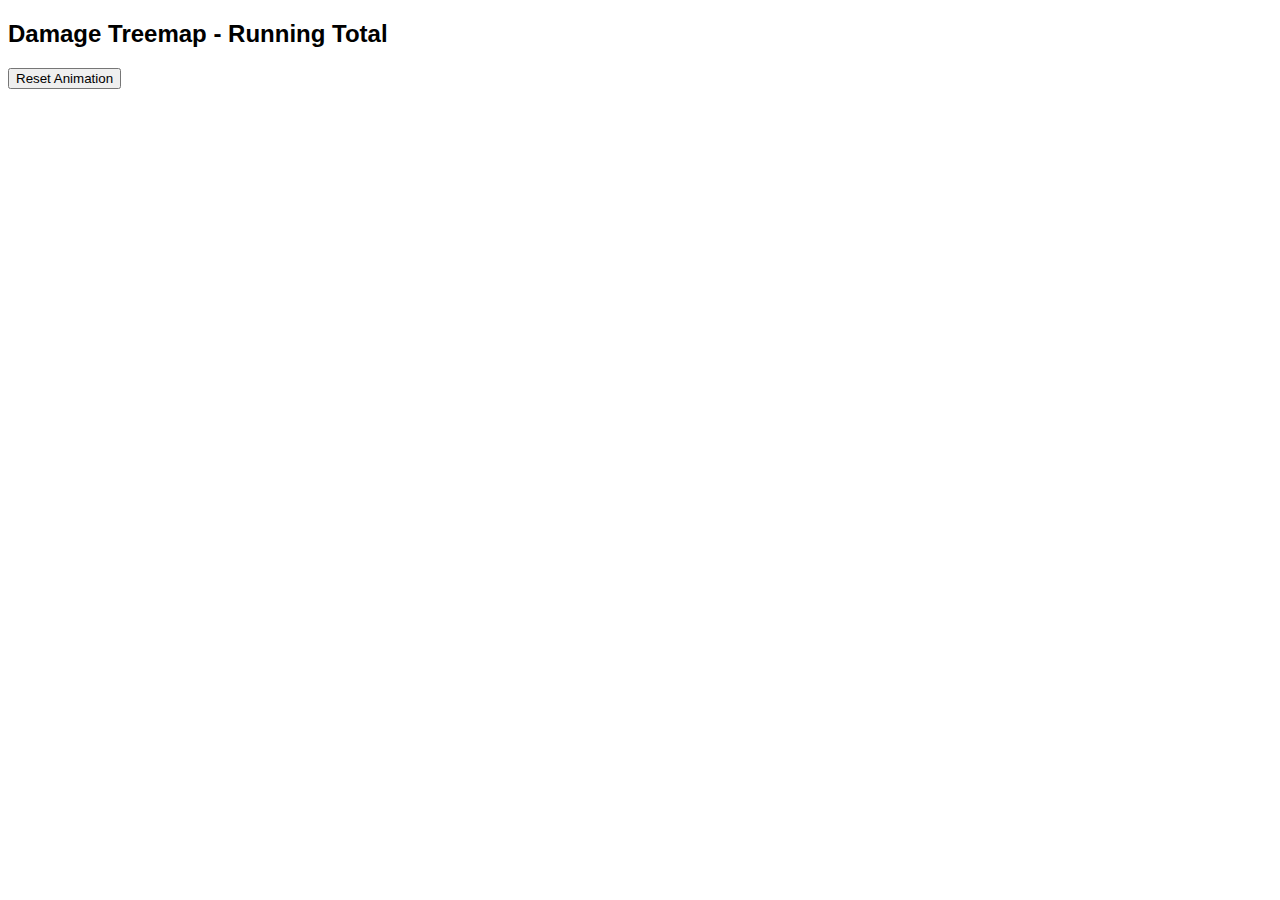
<file: analytics/treemap.html>
<!DOCTYPE html>
<meta charset="utf-8">
<html>
<head>
  <title>Damage Treemap</title>
  <script src="https://d3js.org/d3.v7.min.js"></script>
  <style>
    body { font-family: sans-serif; }
    svg { max-width: 100%; height: auto; }
    .node rect { stroke: #fff; }
    .tooltip {
      position: absolute;
      text-align: left;
      background: rgba(0,0,0,0.75);
      color: #fff;
      padding: 6px;
      border-radius: 4px;
      font-size: 12px;
      pointer-events: none;
    }
    #controls {
      margin-bottom: 10px;
    }
    #dateIndicator {
      font-weight: bold;
      margin-left: 10px;
    }
  </style>
</head>
<body>
  <h2>Damage Treemap - Running Total</h2>
  <div id="controls">
    <button id="resetBtn">Reset Animation</button>
    <span id="dateIndicator"></span>
  </div>
  <div id="chart"></div>
  <script>
    const width = 800;
    const height = 800;

    const svg = d3.select("#chart").append("svg")
      .attr("width", width)
      .attr("height", height);

    const treemap = d3.treemap().size([width, height]).padding(1);

    const tooltip = d3.select("body").append("div")
      .attr("class", "tooltip")
      .style("opacity", 0);

    let dates, members, runningTotals, i, timer, rawData;

    function update(dayIndex) {
      const day = dates[dayIndex];
      document.getElementById("dateIndicator").textContent = `Date: ${day}`;

      rawData.filter(d => d.date === day).forEach(d => runningTotals[d.member] += d.damage);

      const data = {
        name: "root",
        children: members.map(m => ({ name: m, value: runningTotals[m] }))
      };

      const root = d3.hierarchy(data).sum(d => d.value);
      treemap(root);

      const nodes = svg.selectAll("g").data(root.leaves(), d => d.data.name);

      const enter = nodes.enter().append("g")
        .attr("transform", d => `translate(${d.x0},${d.y0})`);

      enter.append("rect")
        .attr("fill", d => color(d.data.name))
        .attr("width", d => d.x1 - d.x0)
        .attr("height", d => d.y1 - d.y0)
        .on("mouseover", (event, d) => {
          tooltip.transition().duration(200).style("opacity", 0.9);
          tooltip.html(`<strong>${d.data.name}</strong><br/>Damage: ${d3.format(",")(d.value)}`)
            .style("left", (event.pageX + 10) + "px")
            .style("top", (event.pageY - 28) + "px");
        })
        .on("mouseout", () => tooltip.transition().duration(500).style("opacity", 0));

      enter.append("text")
        .attr("x", 4)
        .attr("y", 14)
        .append("tspan")
        .text(d => d.data.name)
        .attr("x", 4)
        .attr("dy", 0);

      enter.select("text")
        .append("tspan")
        .text(d => d3.format(",")(d.value))
        .attr("x", 4)
        .attr("dy", 14);

      nodes.transition().duration(800)
        .attr("transform", d => `translate(${d.x0},${d.y0})`)
        .select("rect")
        .attr("width", d => d.x1 - d.x0)
        .attr("height", d => d.y1 - d.y0);

      nodes.select("text tspan:nth-child(1)").text(d => d.data.name);
      nodes.select("text tspan:nth-child(2)").text(d => d3.format(",")(d.value));
    }

    function startAnimation() {
      svg.selectAll("g").remove();
      runningTotals = Object.fromEntries(members.map(m => [m, 0]));
      i = 0;
      if (timer) timer.stop();
      timer = d3.interval(() => {
        update(i);
        i++;
        if (i >= dates.length) timer.stop();
      }, 1500);
    }

    d3.json("data.json").then(data => {
      rawData = data;
      dates = [...new Set(rawData.map(d => d.date))].sort((a,b) => new Date(a) - new Date(b));
      members = [...new Set(rawData.map(d => d.member))];
      color = d3.scaleOrdinal().domain(members).range(d3.schemeCategory10);

      document.getElementById("resetBtn").addEventListener("click", startAnimation);
      startAnimation();
    });
  </script>
</body>
</html>
</file>
